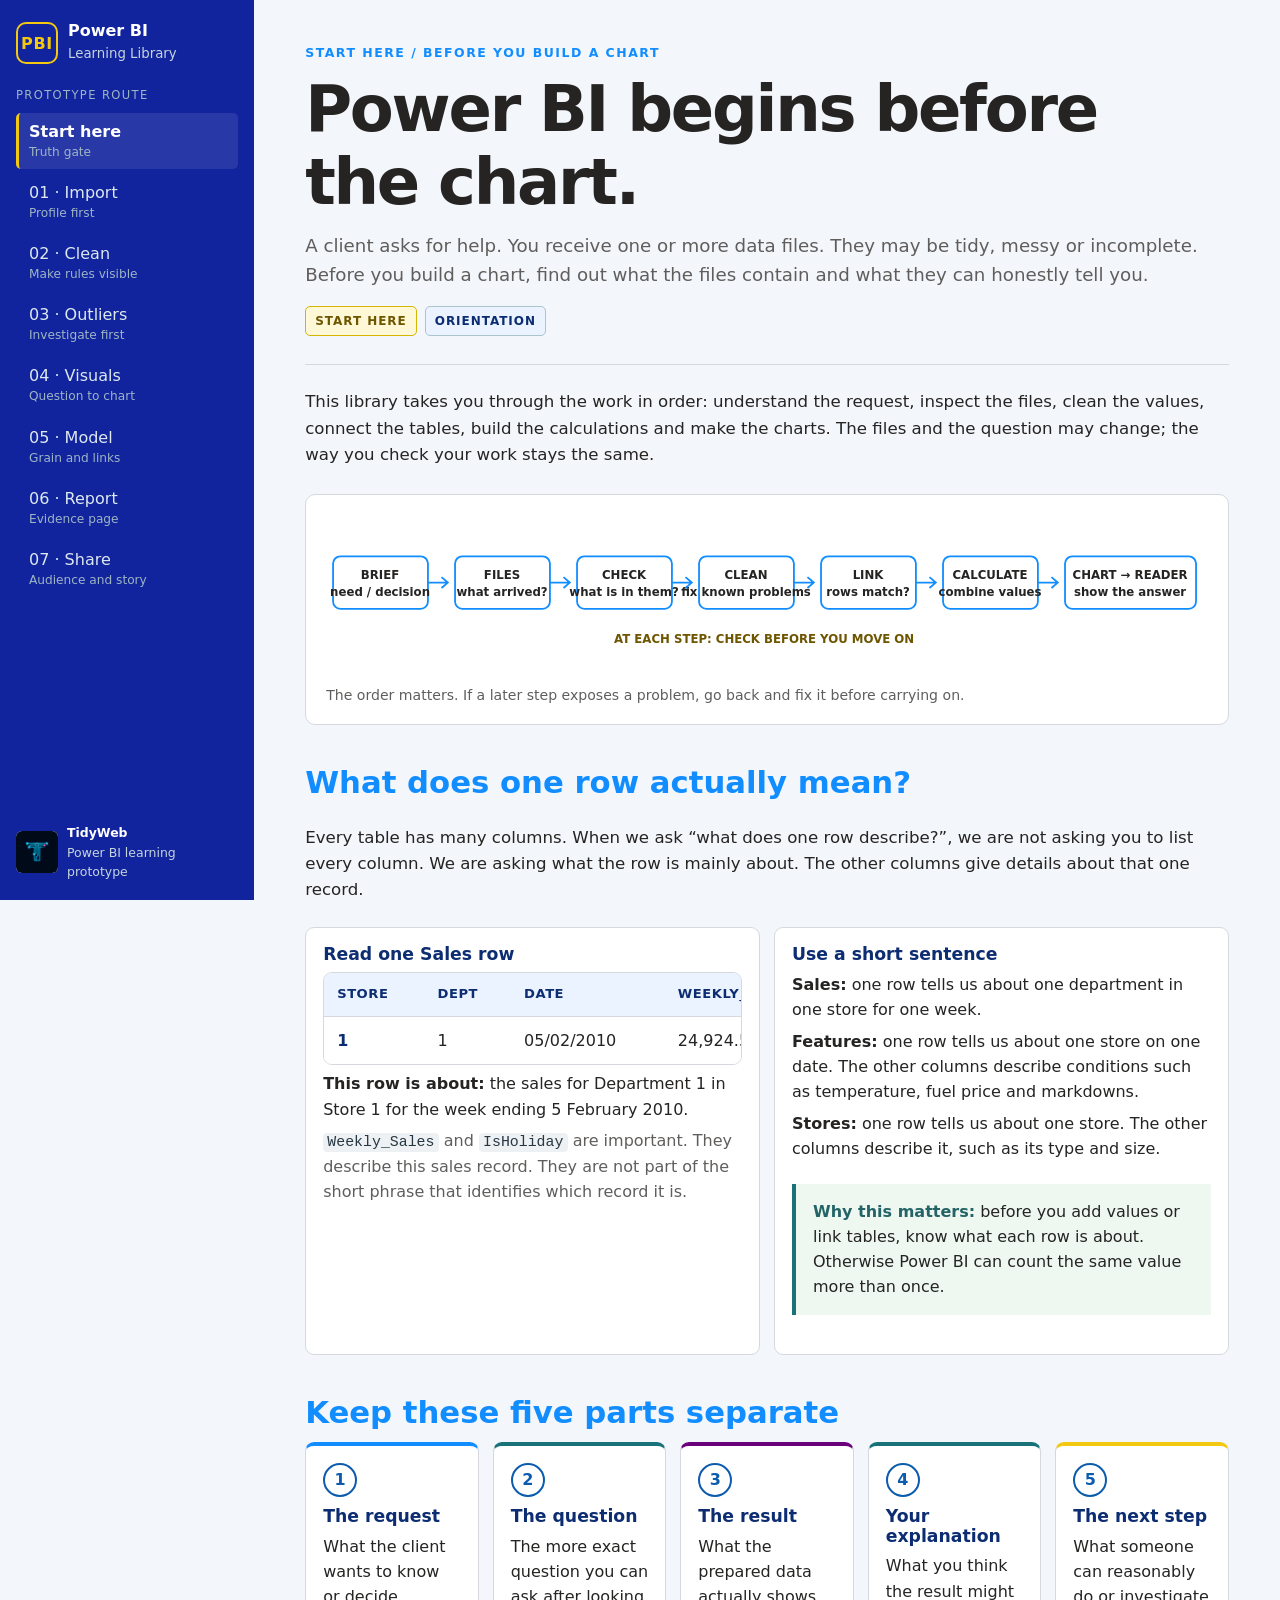
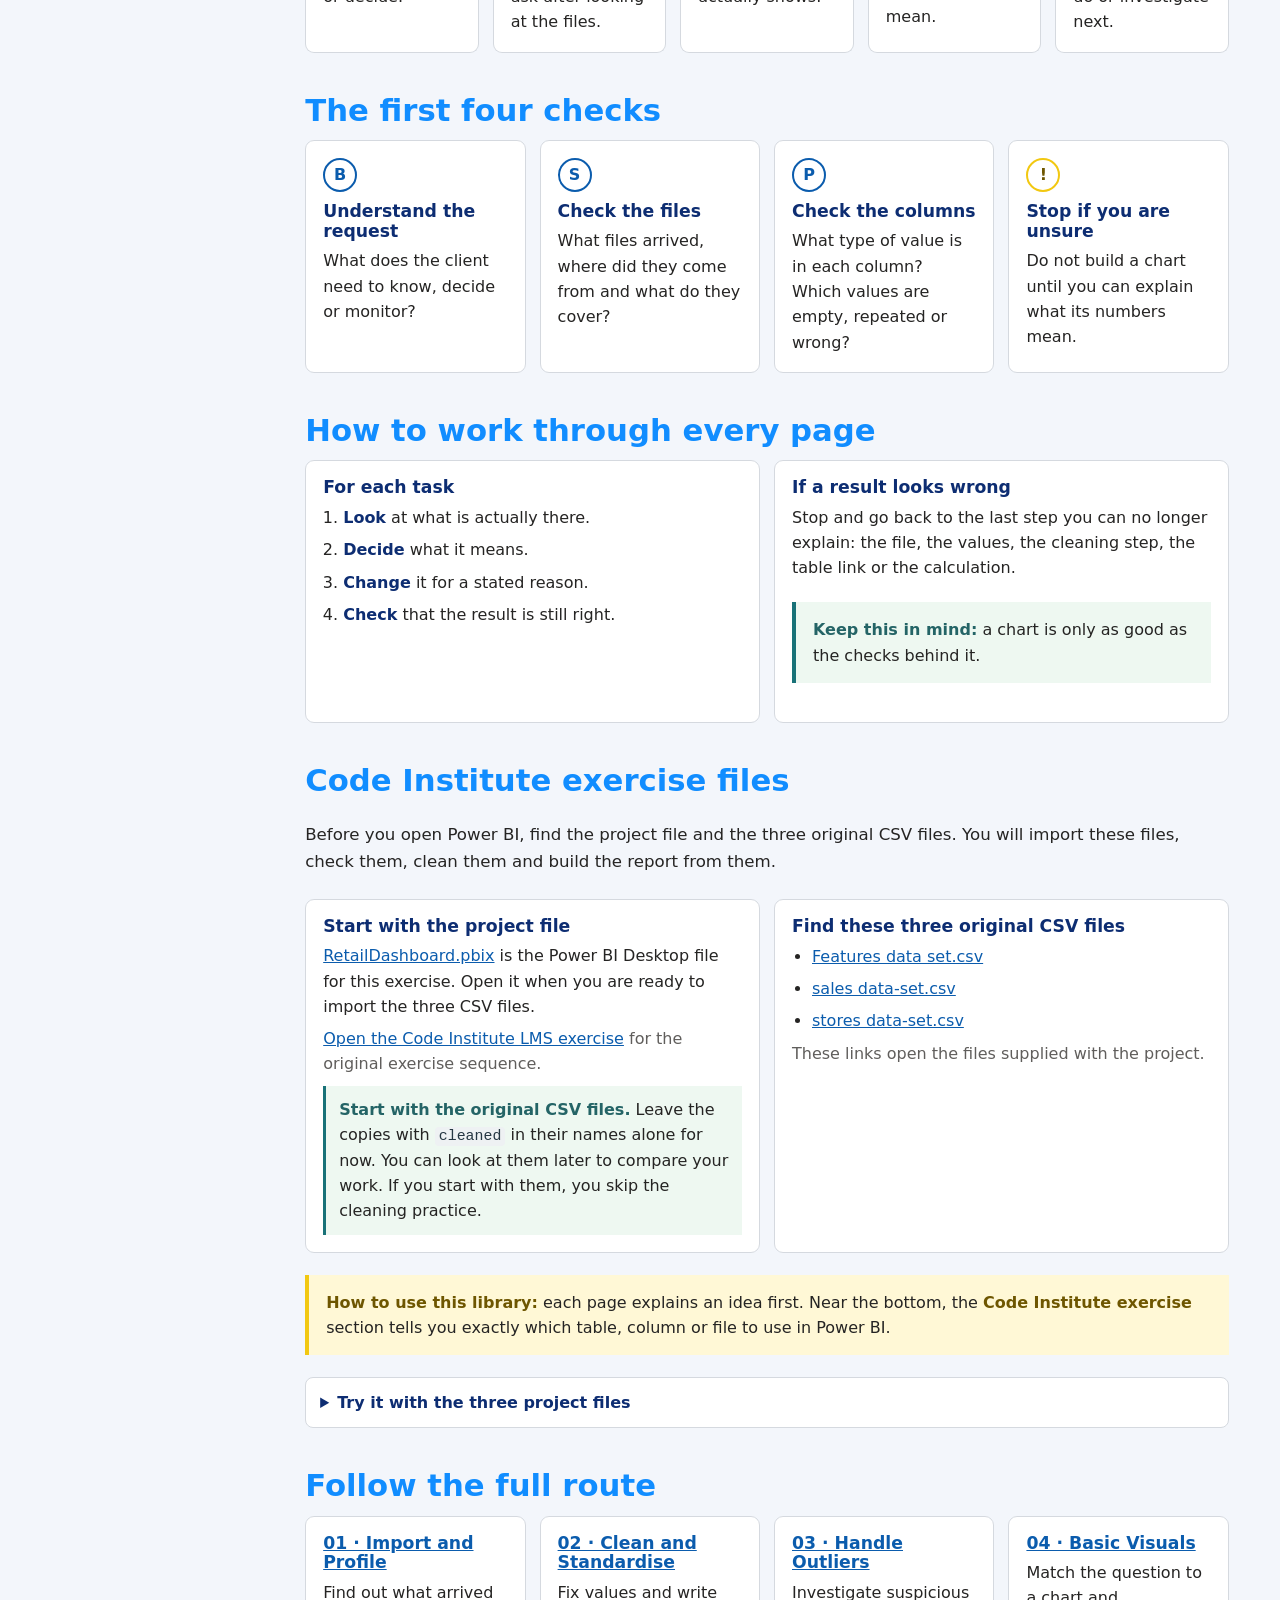
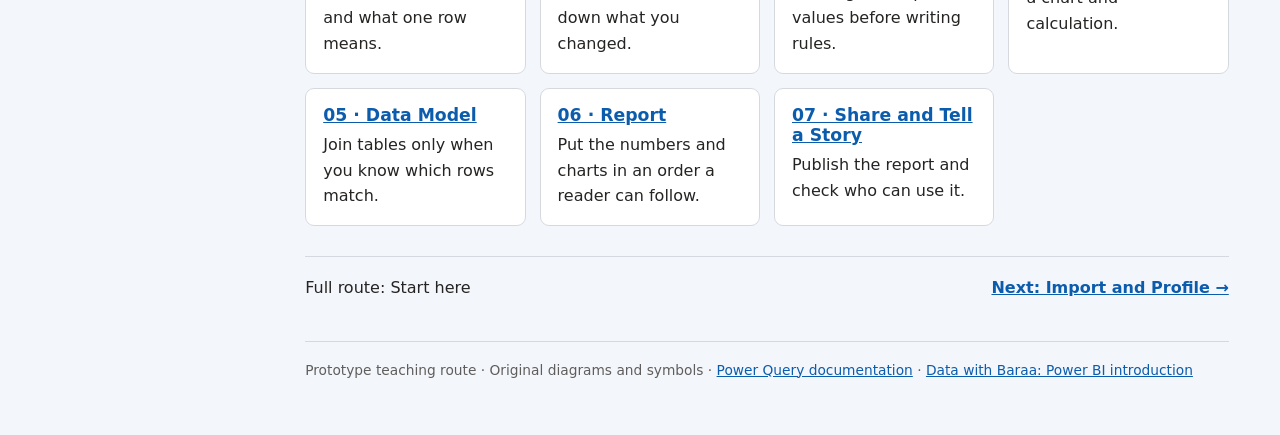
<file: docs/index.html>
<!doctype html>
<html lang="en-GB">
<head>
  <meta charset="utf-8">
  <meta name="viewport" content="width=device-width, initial-scale=1">
  <title>Power BI Learning Library — Start Here</title>
  <link rel="stylesheet" href="assets/power-bi-prototype.css">
</head>
<body>
<div class="library-shell">
  <aside class="rail">
    <a class="rail-mark" href="index.html" aria-label="Power BI Learning Library home">
      <span class="monogram" aria-hidden="true">PBI</span>
      <span><strong>Power BI</strong><small>Learning Library</small></span>
    </a>
    <div>
      <p class="rail-label">Prototype route</p>
      <nav aria-label="Power BI learning route">
        <a href="index.html" aria-current="page">Start here<span>Truth gate</span></a>
        <a href="01-import-and-profile.html">01 · Import<span>Profile first</span></a>
        <a href="02-clean-and-standardise.html">02 · Clean<span>Make rules visible</span></a>
        <a href="03-handle-outliers.html">03 · Outliers<span>Investigate first</span></a>
        <a href="04-basic-visuals.html">04 · Visuals<span>Question to chart</span></a>
        <a href="05-data-model.html">05 · Model<span>Grain and links</span></a>
        <a href="06-report.html">06 · Report<span>Evidence page</span></a>
        <a href="07-share-and-tell-a-story.html">07 · Share<span>Audience and story</span></a>
      </nav>
    </div>
    <div class="rail-spacer"></div>
    <a class="signature" href="https://github.com/TidyWeb/" target="_blank" rel="noreferrer">
      <img src="assets/tidyweb_logo.png" alt="TidyWeb">
      <span><strong>TidyWeb</strong>Power BI learning prototype</span>
    </a>
  </aside>

  <main class="main"><div class="page">
    <header class="hero">
      <p class="eyebrow">START HERE / BEFORE YOU BUILD A CHART</p>
      <h1>Power BI begins before the chart.</h1>
      <p class="lede">A client asks for help. You receive one or more data files. They may be tidy, messy or incomplete. Before you build a chart, find out what the files contain and what they can honestly tell you.</p>
      <div class="badge-row"><span class="gate-badge">START HERE</span><span class="env-badge">ORIENTATION</span></div>
    </header>

    <p class="intro">This library takes you through the work in order: understand the request, inspect the files, clean the values, connect the tables, build the calculations and make the charts. The files and the question may change; the way you check your work stays the same.</p>

    <figure class="pipeline">
      <svg viewBox="0 0 980 180" role="img" aria-labelledby="pipeline-title pipeline-desc">
        <title id="pipeline-title">The Power BI work route</title>
        <desc id="pipeline-desc">A left-to-right route from a client request through files, checks, cleaning, table links, calculations and charts to a report for a reader.</desc>
        <g font-family="system-ui, sans-serif" text-anchor="middle">
          <g fill="#ffffff" stroke="#118dff" stroke-width="2">
            <rect x="10" y="48" width="105" height="58" rx="8"/><rect x="145" y="48" width="105" height="58" rx="8"/>
            <rect x="280" y="48" width="105" height="58" rx="8"/><rect x="415" y="48" width="105" height="58" rx="8"/>
            <rect x="550" y="48" width="105" height="58" rx="8"/><rect x="685" y="48" width="105" height="58" rx="8"/>
            <rect x="820" y="48" width="145" height="58" rx="8"/>
          </g>
          <g fill="#252423" font-size="13" font-weight="700">
            <text x="62" y="73">BRIEF</text><text x="62" y="92">need / decision</text>
            <text x="197" y="73">FILES</text><text x="197" y="92">what arrived?</text>
            <text x="332" y="73">CHECK</text><text x="332" y="92">what is in them?</text>
            <text x="467" y="73">CLEAN</text><text x="467" y="92">fix known problems</text>
            <text x="602" y="73">LINK</text><text x="602" y="92">rows match?</text>
            <text x="737" y="73">CALCULATE</text><text x="737" y="92">combine values</text>
            <text x="892" y="73">CHART → READER</text><text x="892" y="92">show the answer</text>
          </g>
          <g fill="none" stroke="#118dff" stroke-width="2">
            <path d="M115 77h22m-7-6 7 6-7 6M250 77h22m-7-6 7 6-7 6M385 77h22m-7-6 7 6-7 6M520 77h22m-7-6 7 6-7 6M655 77h22m-7-6 7 6-7 6M790 77h22m-7-6 7 6-7 6"/>
          </g>
          <text x="487" y="144" fill="#6e5600" font-size="13" font-weight="700">AT EACH STEP: CHECK BEFORE YOU MOVE ON</text>
        </g>
      </svg>
      <figcaption class="caption">The order matters. If a later step exposes a problem, go back and fix it before carrying on.</figcaption>
    </figure>

    <h2>What does one row actually mean?</h2>
    <p class="intro">Every table has many columns. When we ask “what does one row describe?”, we are not asking you to list every column. We are asking what the row is mainly about. The other columns give details about that one record.</p>
    <div class="grid two">
      <article class="card model">
        <h3>Read one Sales row</h3>
        <div class="table-wrap"><table class="ledger"><thead><tr><th>Store</th><th>Dept</th><th>Date</th><th>Weekly_Sales</th><th>IsHoliday</th></tr></thead><tbody><tr><td>1</td><td>1</td><td>05/02/2010</td><td>24,924.50</td><td>FALSE</td></tr></tbody></table></div>
        <p><strong>This row is about:</strong> the sales for Department 1 in Store 1 for the week ending 5 February 2010.</p>
        <p class="muted"><code>Weekly_Sales</code> and <code>IsHoliday</code> are important. They describe this sales record. They are not part of the short phrase that identifies which record it is.</p>
      </article>
      <article class="card">
        <h3>Use a short sentence</h3>
        <p><strong>Sales:</strong> one row tells us about one department in one store for one week.</p>
        <p><strong>Features:</strong> one row tells us about one store on one date. The other columns describe conditions such as temperature, fuel price and markdowns.</p>
        <p><strong>Stores:</strong> one row tells us about one store. The other columns describe it, such as its type and size.</p>
        <div class="good-note"><strong>Why this matters:</strong> before you add values or link tables, know what each row is about. Otherwise Power BI can count the same value more than once.</div>
      </article>
    </div>

    <h2>Keep these five parts separate</h2>
    <div class="grid five grid five">
      <article class="card family-card"><div class="symbol">1</div><h3>The request</h3><p>What the client wants to know or decide.</p></article>
      <article class="card family-card"><div class="symbol">2</div><h3>The question</h3><p>The more exact question you can ask after looking at the files.</p></article>
      <article class="card family-card"><div class="symbol">3</div><h3>The result</h3><p>What the prepared data actually shows.</p></article>
      <article class="card family-card"><div class="symbol">4</div><h3>Your explanation</h3><p>What you think the result might mean.</p></article>
      <article class="card family-card"><div class="symbol">5</div><h3>The next step</h3><p>What someone can reasonably do or investigate next.</p></article>
    </div>

    <h2>The first four checks</h2>
    <div class="grid four">
      <article class="card"><div class="symbol">B</div><h3>Understand the request</h3><p>What does the client need to know, decide or monitor?</p></article>
      <article class="card"><div class="symbol">S</div><h3>Check the files</h3><p>What files arrived, where did they come from and what do they cover?</p></article>
      <article class="card"><div class="symbol">P</div><h3>Check the columns</h3><p>What type of value is in each column? Which values are empty, repeated or wrong?</p></article>
      <article class="card warning"><div class="symbol">!</div><h3>Stop if you are unsure</h3><p>Do not build a chart until you can explain what its numbers mean.</p></article>
    </div>

    <h2>How to work through every page</h2>
    <div class="grid two">
      <div class="card"><h3>For each task</h3><ol class="route-list"><li><strong>Look</strong> at what is actually there.</li><li><strong>Decide</strong> what it means.</li><li><strong>Change</strong> it for a stated reason.</li><li><strong>Check</strong> that the result is still right.</li></ol></div>
      <div class="card"><h3>If a result looks wrong</h3><p>Stop and go back to the last step you can no longer explain: the file, the values, the cleaning step, the table link or the calculation.</p><div class="good-note"><strong>Keep this in mind:</strong> a chart is only as good as the checks behind it.</div></div>
    </div>

    <h2>Code Institute exercise files</h2>
    <p class="intro">Before you open Power BI, find the project file and the three original CSV files. You will import these files, check them, clean them and build the report from them.</p>
    <div class="grid two">
      <article class="card model">
        <h3>Start with the project file</h3>
        <p><a href="RetailDashboard.pbix">RetailDashboard.pbix</a> is the Power BI Desktop file for this exercise. Open it when you are ready to import the three CSV files.</p>
        <p class="muted"><a href="https://lms.codeinstitute.net/learner_quiz_assessment/show/1189775" target="_blank" rel="noreferrer">Open the Code Institute LMS exercise</a> for the original exercise sequence.</p>
        <div class="result"><strong>Start with the original CSV files.</strong> Leave the copies with <code>cleaned</code> in their names alone for now. You can look at them later to compare your work. If you start with them, you skip the cleaning practice.</div>
      </article>
      <article class="card">
        <h3>Find these three original CSV files</h3>
        <ul class="route-list">
          <li><a href="Features%20data%20set.csv">Features data set.csv</a></li>
          <li><a href="sales%20data-set.csv">sales data-set.csv</a></li>
          <li><a href="stores%20data-set.csv">stores data-set.csv</a></li>
        </ul>
        <p class="muted">These links open the files supplied with the project.</p>
      </article>
    </div>
    <div class="notice"><strong>How to use this library:</strong> each page explains an idea first. Near the bottom, the <strong>Code Institute exercise</strong> section tells you exactly which table, column or file to use in Power BI.</div>

    <details class="answer-check"><summary>Try it with the three project files</summary><div><p>Use the explanation above. For each file, write one sentence about what a row is about. Include the columns that identify the record, not every detail column.</p><ol class="route-list"><li><strong>Sales:</strong> one department in one store for one week/date. <code>Weekly_Sales</code> is the amount for that record.</li><li><strong>Features:</strong> one store on one date. The other columns describe the conditions for that store and date.</li><li><strong>Stores:</strong> one store. <code>Type</code> and <code>Size</code> describe that store.</li><li>Leave the files with <code>cleaned</code> in their names alone for now. Use them later to compare your result.</li><li>Open <a href="RetailDashboard.pbix">RetailDashboard.pbix</a>. The next page shows you how to import the original CSV files.</li></ol></div></details>

    <h2>Follow the full route</h2>
    <div class="grid four">
      <article class="card"><h3><a href="01-import-and-profile.html">01 · Import and Profile</a></h3><p>Find out what arrived and what one row means.</p></article>
      <article class="card"><h3><a href="02-clean-and-standardise.html">02 · Clean and Standardise</a></h3><p>Fix values and write down what you changed.</p></article>
      <article class="card"><h3><a href="03-handle-outliers.html">03 · Handle Outliers</a></h3><p>Investigate suspicious values before writing rules.</p></article>
      <article class="card"><h3><a href="04-basic-visuals.html">04 · Basic Visuals</a></h3><p>Match the question to a chart and calculation.</p></article>
      <article class="card"><h3><a href="05-data-model.html">05 · Data Model</a></h3><p>Join tables only when you know which rows match.</p></article>
      <article class="card"><h3><a href="06-report.html">06 · Report</a></h3><p>Put the numbers and charts in an order a reader can follow.</p></article>
      <article class="card"><h3><a href="07-share-and-tell-a-story.html">07 · Share and Tell a Story</a></h3><p>Publish the report and check who can use it.</p></article>
    </div>

    <div class="next"><span>Full route: Start here</span><a href="01-import-and-profile.html">Next: Import and Profile →</a></div>
    <footer>Prototype teaching route · Original diagrams and symbols · <a href="https://learn.microsoft.com/en-us/power-query/" target="_blank" rel="noreferrer">Power Query documentation</a> · <a href="https://www.blog.datawithbaraa.com/p/the-complete-introduction-to-power" target="_blank" rel="noreferrer">Data with Baraa: Power BI introduction</a></footer>
  </div></main>
</div>
</body>
</html>
</file>
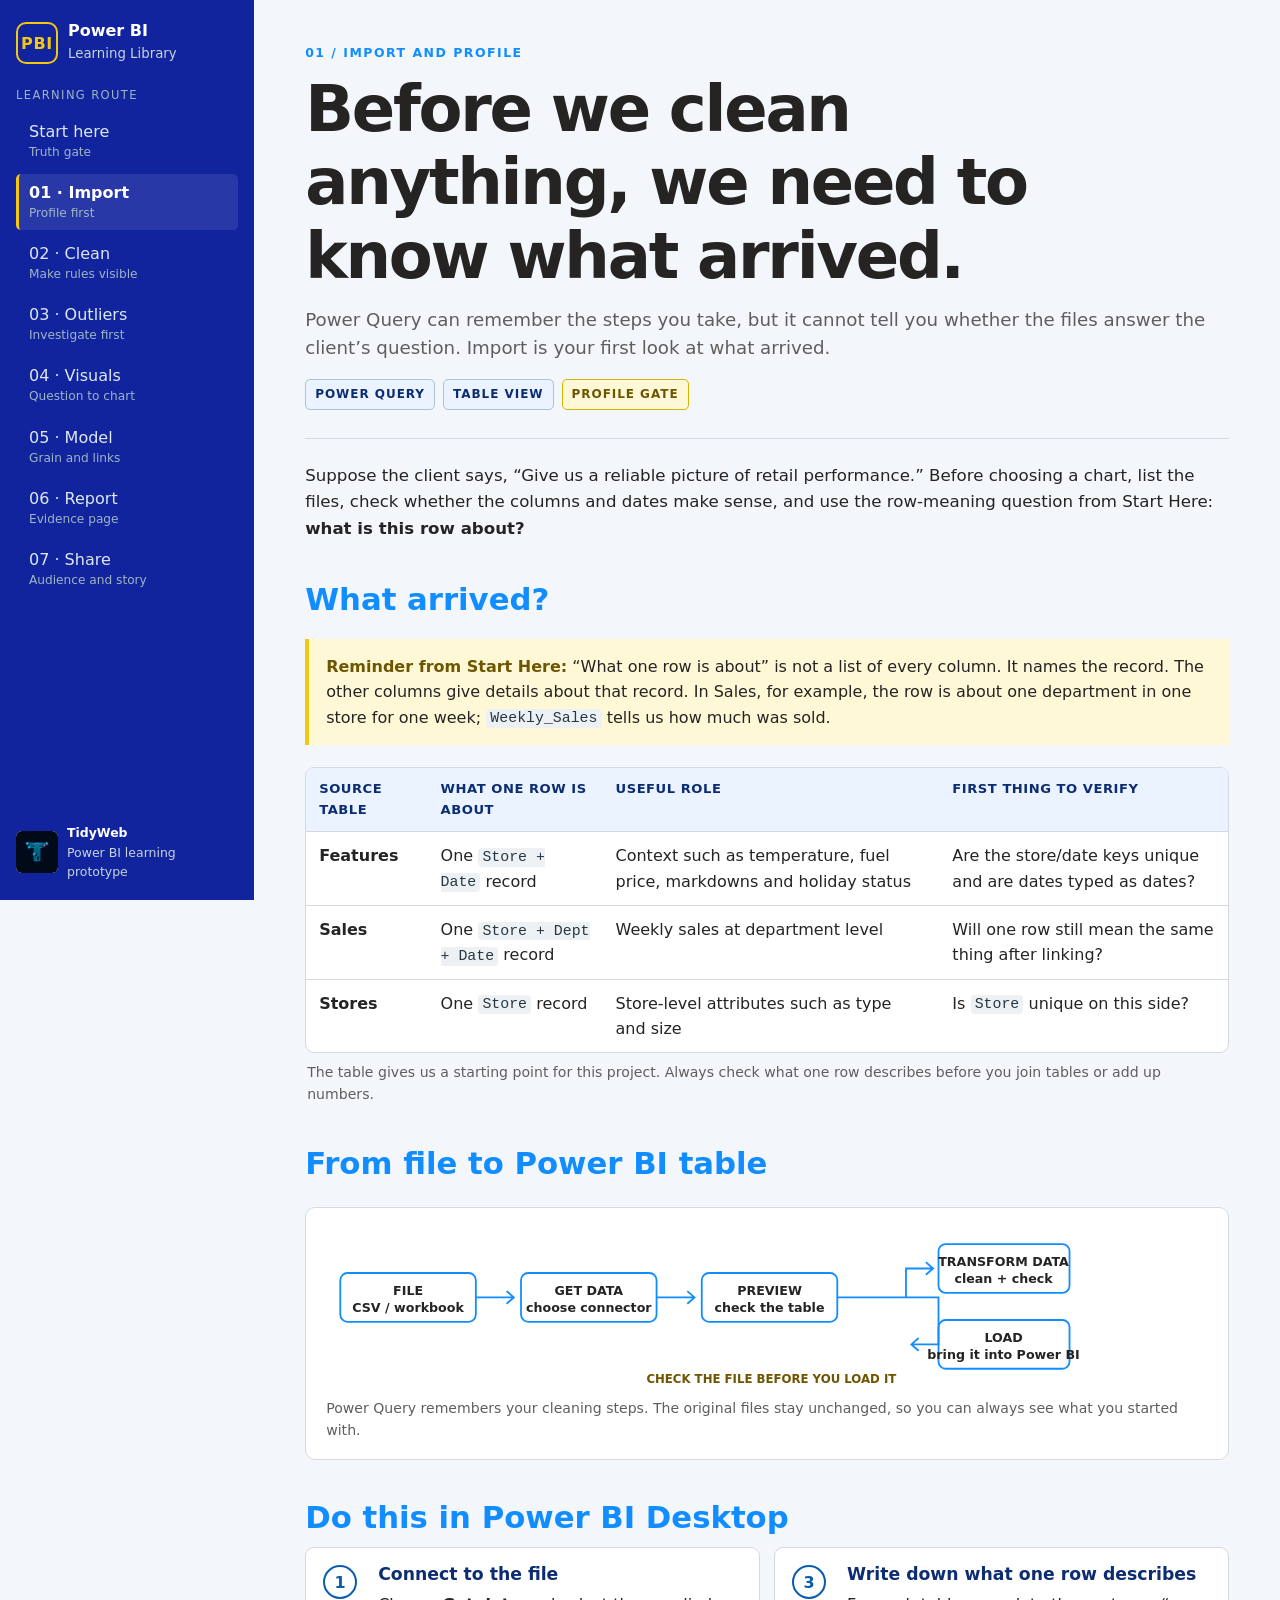
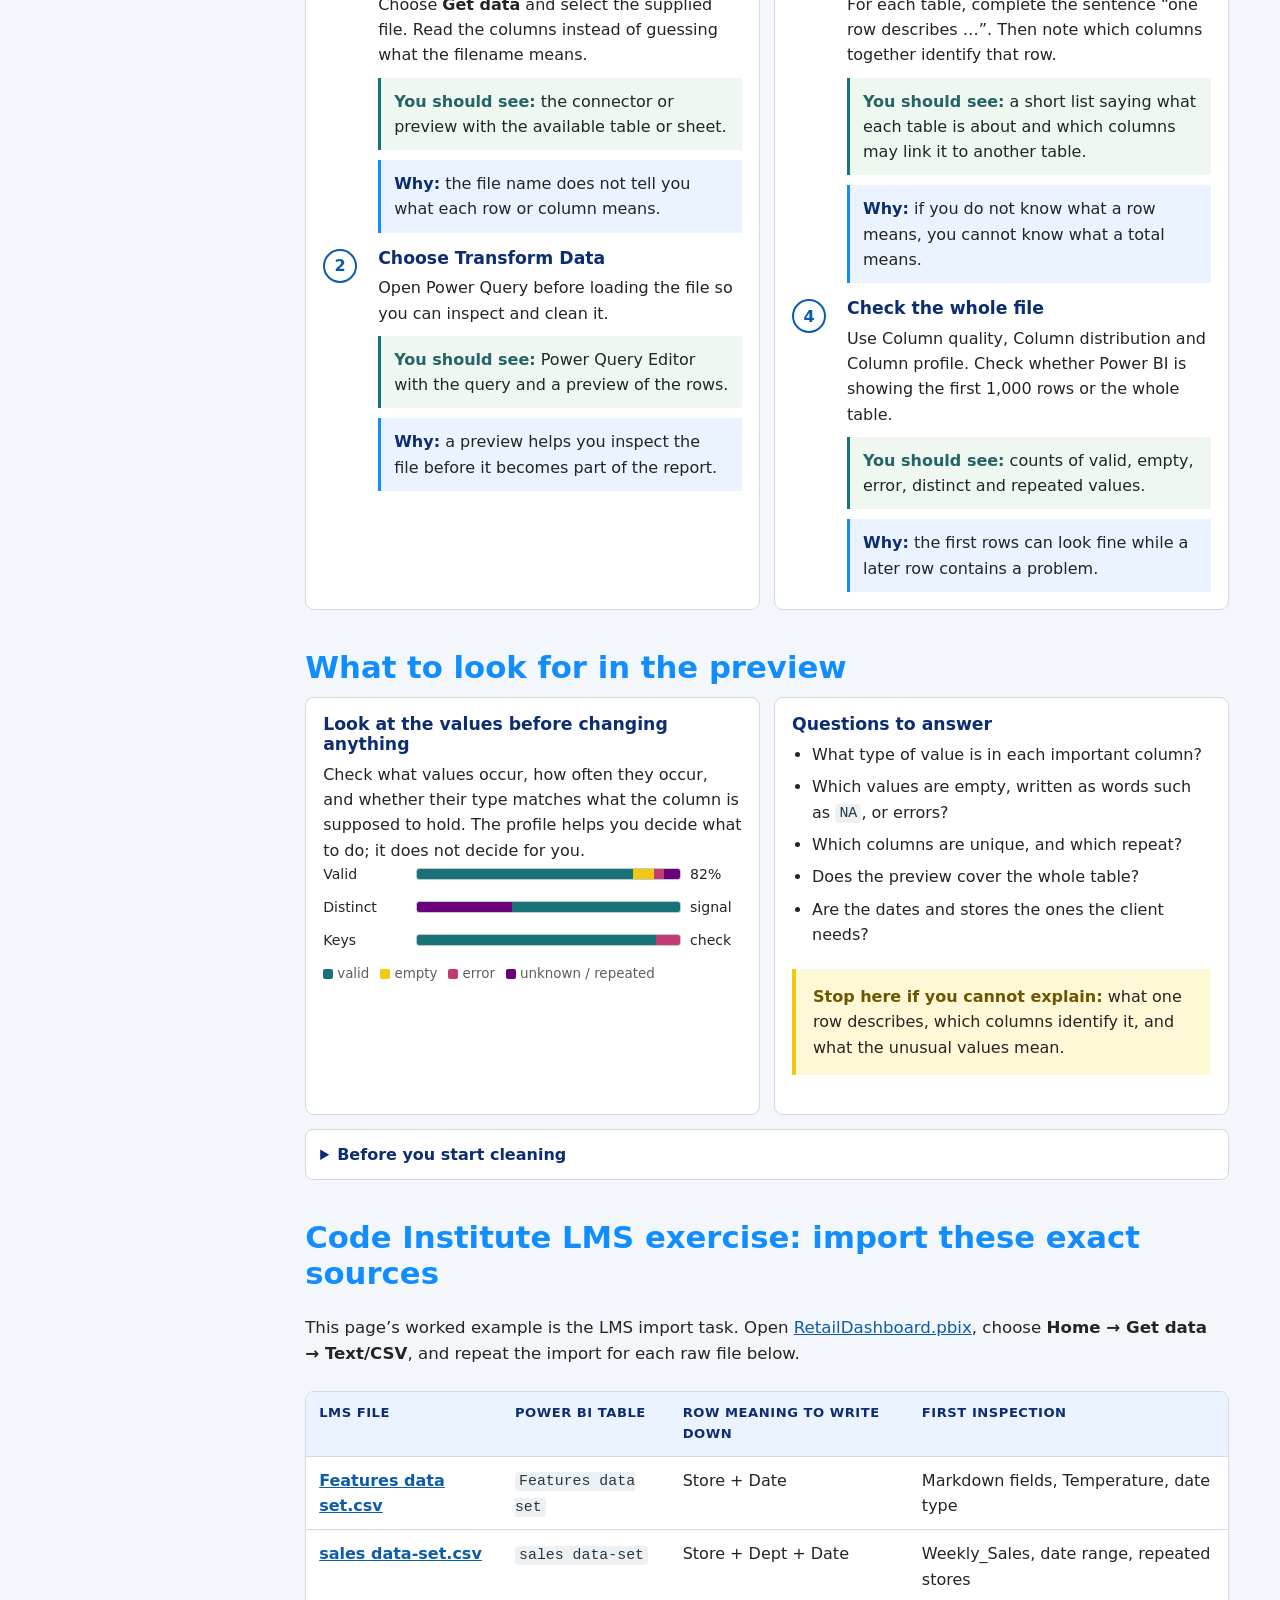
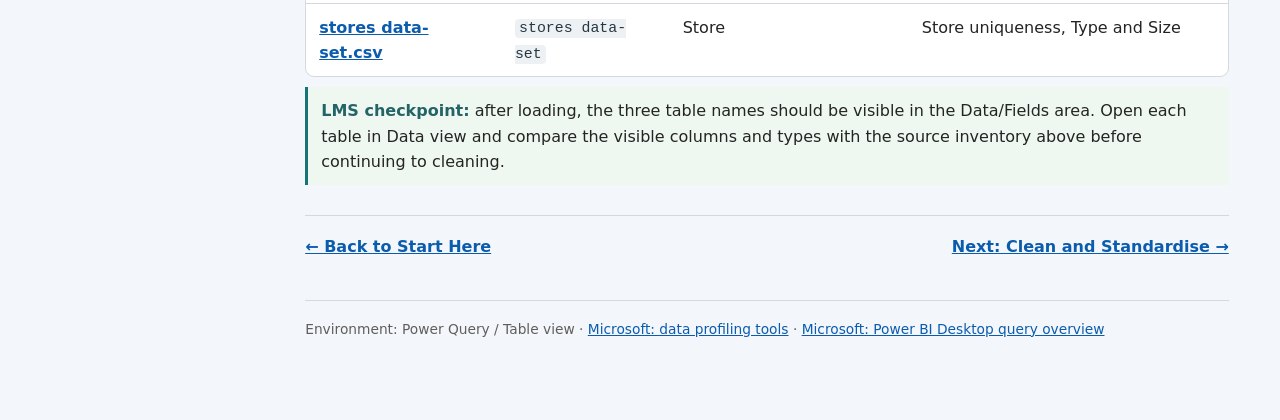
<file: docs/01-import-and-profile.html>
<!doctype html>
<html lang="en-GB">
<head>
  <meta charset="utf-8">
  <meta name="viewport" content="width=device-width, initial-scale=1">
  <title>Power BI Learning Library — Import and Profile</title>
  <link rel="stylesheet" href="assets/power-bi-prototype.css">
</head>
<body>
<div class="library-shell">
  <aside class="rail">
    <a class="rail-mark" href="index.html" aria-label="Power BI Learning Library home"><span class="monogram" aria-hidden="true">PBI</span><span><strong>Power BI</strong><small>Learning Library</small></span></a>
    <div><p class="rail-label">Learning route</p><nav aria-label="Power BI learning route"><a href="index.html">Start here<span>Truth gate</span></a><a href="01-import-and-profile.html" aria-current="page">01 · Import<span>Profile first</span></a><a href="02-clean-and-standardise.html">02 · Clean<span>Make rules visible</span></a><a href="03-handle-outliers.html">03 · Outliers<span>Investigate first</span></a><a href="04-basic-visuals.html">04 · Visuals<span>Question to chart</span></a><a href="05-data-model.html">05 · Model<span>Grain and links</span></a><a href="06-report.html">06 · Report<span>Evidence page</span></a><a href="07-share-and-tell-a-story.html">07 · Share<span>Audience and story</span></a></nav></div>
    <div class="rail-spacer"></div>
    <a class="signature" href="https://github.com/TidyWeb/" target="_blank" rel="noreferrer"><img src="assets/tidyweb_logo.png" alt="TidyWeb"><span><strong>TidyWeb</strong>Power BI learning prototype</span></a>
  </aside>

  <main class="main"><div class="page">
    <header class="hero">
      <p class="eyebrow">01 / IMPORT AND PROFILE</p>
      <h1>Before we clean anything, we need to know what arrived.</h1>
      <p class="lede">Power Query can remember the steps you take, but it cannot tell you whether the files answer the client’s question. Import is your first look at what arrived.</p>
      <div class="badge-row"><span class="env-badge">POWER QUERY</span><span class="env-badge">TABLE VIEW</span><span class="gate-badge">PROFILE GATE</span></div>
    </header>

    <p class="intro">Suppose the client says, “Give us a reliable picture of retail performance.” Before choosing a chart, list the files, check whether the columns and dates make sense, and use the row-meaning question from Start Here: <strong>what is this row about?</strong></p>

    <h2>What arrived?</h2>
    <div class="notice"><strong>Reminder from Start Here:</strong> “What one row is about” is not a list of every column. It names the record. The other columns give details about that record. In Sales, for example, the row is about one department in one store for one week; <code>Weekly_Sales</code> tells us how much was sold.</div>
    <div class="table-wrap">
      <table>
        <thead><tr><th>Source table</th><th>What one row is about</th><th>Useful role</th><th>First thing to verify</th></tr></thead>
        <tbody>
          <tr><td><strong>Features</strong></td><td>One <code>Store + Date</code> record</td><td>Context such as temperature, fuel price, markdowns and holiday status</td><td>Are the store/date keys unique and are dates typed as dates?</td></tr>
          <tr><td><strong>Sales</strong></td><td>One <code>Store + Dept + Date</code> record</td><td>Weekly sales at department level</td><td>Will one row still mean the same thing after linking?</td></tr>
          <tr><td><strong>Stores</strong></td><td>One <code>Store</code> record</td><td>Store-level attributes such as type and size</td><td>Is <code>Store</code> unique on this side?</td></tr>
        </tbody>
      </table>
    </div>
    <p class="caption">The table gives us a starting point for this project. Always check what one row describes before you join tables or add up numbers.</p>

    <h2>From file to Power BI table</h2>
    <figure class="pipeline">
      <svg viewBox="0 0 980 180" role="img" aria-labelledby="import-title import-desc">
        <title id="import-title">From file to Power BI table</title>
        <desc id="import-desc">A file enters Get Data, is checked in the preview, then goes to Transform Data or Load.</desc>
        <g font-family="system-ui, sans-serif" text-anchor="middle">
          <g fill="#ffffff" stroke="#118dff" stroke-width="2"><rect x="18" y="52" width="150" height="54" rx="8"/><rect x="218" y="52" width="150" height="54" rx="8"/><rect x="418" y="52" width="150" height="54" rx="8"/><rect x="680" y="20" width="145" height="54" rx="8"/><rect x="680" y="104" width="145" height="54" rx="8"/></g>
          <g fill="#252423" font-size="14" font-weight="700"><text x="93" y="76">FILE</text><text x="93" y="95">CSV / workbook</text><text x="293" y="76">GET DATA</text><text x="293" y="95">choose connector</text><text x="493" y="76">PREVIEW</text><text x="493" y="95">check the table</text><text x="752" y="44">TRANSFORM DATA</text><text x="752" y="63">clean + check</text><text x="752" y="128">LOAD</text><text x="752" y="147">bring it into Power BI</text></g>
          <g fill="none" stroke="#118dff" stroke-width="2"><path d="M168 79h42m-8-7 8 7-8 7M368 79h42m-8-7 8 7-8 7M568 79h76v-32h30m-8-7 8 7-8 7M644 79h36v52h-30m8-7-8 7 8 7"/></g>
          <text x="495" y="174" fill="#6e5600" font-size="13" font-weight="700">CHECK THE FILE BEFORE YOU LOAD IT</text>
        </g>
      </svg>
      <figcaption class="caption">Power Query remembers your cleaning steps. The original files stay unchanged, so you can always see what you started with.</figcaption>
    </figure>

    <h2>Do this in Power BI Desktop</h2>
    <div class="grid two">
      <article class="card">
        <div class="step"><span class="step-number">1</span><div><h3>Connect to the file</h3><p>Choose <strong>Get data</strong> and select the supplied file. Read the columns instead of guessing what the filename means.</p><div class="result"><strong>You should see:</strong> the connector or preview with the available table or sheet.</div><div class="why"><strong>Why:</strong> the file name does not tell you what each row or column means.</div></div></div>
        <div class="step"><span class="step-number">2</span><div><h3>Choose Transform Data</h3><p>Open Power Query before loading the file so you can inspect and clean it.</p><div class="result"><strong>You should see:</strong> Power Query Editor with the query and a preview of the rows.</div><div class="why"><strong>Why:</strong> a preview helps you inspect the file before it becomes part of the report.</div></div></div>
      </article>
      <article class="card">
        <div class="step"><span class="step-number">3</span><div><h3>Write down what one row describes</h3><p>For each table, complete the sentence “one row describes …”. Then note which columns together identify that row.</p><div class="result"><strong>You should see:</strong> a short list saying what each table is about and which columns may link it to another table.</div><div class="why"><strong>Why:</strong> if you do not know what a row means, you cannot know what a total means.</div></div></div>
        <div class="step"><span class="step-number">4</span><div><h3>Check the whole file</h3><p>Use Column quality, Column distribution and Column profile. Check whether Power BI is showing the first 1,000 rows or the whole table.</p><div class="result"><strong>You should see:</strong> counts of valid, empty, error, distinct and repeated values.</div><div class="why"><strong>Why:</strong> the first rows can look fine while a later row contains a problem.</div></div></div>
      </article>
    </div>

    <h2>What to look for in the preview</h2>
    <div class="grid two">
      <div class="card"><h3>Look at the values before changing anything</h3><p>Check what values occur, how often they occur, and whether their type matches what the column is supposed to hold. The profile helps you decide what to do; it does not decide for you.</p><div class="profile-bars" aria-label="Example profile states"><div class="profile-row"><span>Valid</span><div class="profile-bar"><span class="valid" style="width:82%"></span><span class="empty" style="width:8%"></span><span class="error" style="width:4%"></span><span class="unknown" style="width:6%"></span></div><span>82%</span></div><div class="profile-row"><span>Distinct</span><div class="profile-bar"><span class="unknown" style="width:36%"></span><span class="valid" style="width:64%"></span></div><span>signal</span></div><div class="profile-row"><span>Keys</span><div class="profile-bar"><span class="valid" style="width:91%"></span><span class="error" style="width:9%"></span></div><span>check</span></div></div><div class="legend"><span>valid</span><span class="l-empty">empty</span><span class="l-error">error</span><span class="l-unknown">unknown / repeated</span></div></div>
      <div class="card warning"><h3>Questions to answer</h3><ul class="route-list"><li>What type of value is in each important column?</li><li>Which values are empty, written as words such as <code>NA</code>, or errors?</li><li>Which columns are unique, and which repeat?</li><li>Does the preview cover the whole table?</li><li>Are the dates and stores the ones the client needs?</li></ul><div class="notice"><strong>Stop here if you cannot explain:</strong> what one row describes, which columns identify it, and what the unusual values mean.</div></div>
    </div>

    <details><summary>Before you start cleaning</summary><div><p><strong>Question:</strong> Why is “the first 1,000 rows look fine” not enough?</p><p><strong>Answer:</strong> a later row may contain an error, missing value or unexpected category. Check the whole table before you decide on a cleaning rule.</p></div></details>

    <h2>Code Institute LMS exercise: import these exact sources</h2>
    <p class="intro">This page’s worked example is the LMS import task. Open <a href="RetailDashboard.pbix">RetailDashboard.pbix</a>, choose <strong>Home → Get data → Text/CSV</strong>, and repeat the import for each raw file below.</p>
    <div class="table-wrap"><table class="ledger"><thead><tr><th>LMS file</th><th>Power BI table</th><th>Row meaning to write down</th><th>First inspection</th></tr></thead><tbody>
      <tr><td><a href="Features%20data%20set.csv">Features data set.csv</a></td><td><code>Features data set</code></td><td>Store + Date</td><td>Markdown fields, Temperature, date type</td></tr>
      <tr><td><a href="sales%20data-set.csv">sales data-set.csv</a></td><td><code>sales data-set</code></td><td>Store + Dept + Date</td><td>Weekly_Sales, date range, repeated stores</td></tr>
      <tr><td><a href="stores%20data-set.csv">stores data-set.csv</a></td><td><code>stores data-set</code></td><td>Store</td><td>Store uniqueness, Type and Size</td></tr>
    </tbody></table></div>
    <div class="result"><strong>LMS checkpoint:</strong> after loading, the three table names should be visible in the Data/Fields area. Open each table in Data view and compare the visible columns and types with the source inventory above before continuing to cleaning.</div>

    <div class="next"><a href="index.html">← Back to Start Here</a><a href="02-clean-and-standardise.html">Next: Clean and Standardise →</a></div>
    <footer>Environment: Power Query / Table view · <a href="https://learn.microsoft.com/en-us/power-query/data-profiling-tools" target="_blank" rel="noreferrer">Microsoft: data profiling tools</a> · <a href="https://learn.microsoft.com/en-us/power-bi/transform-model/desktop-query-overview" target="_blank" rel="noreferrer">Microsoft: Power BI Desktop query overview</a></footer>
  </div></main>
</div>
</body>
</html>
</file>
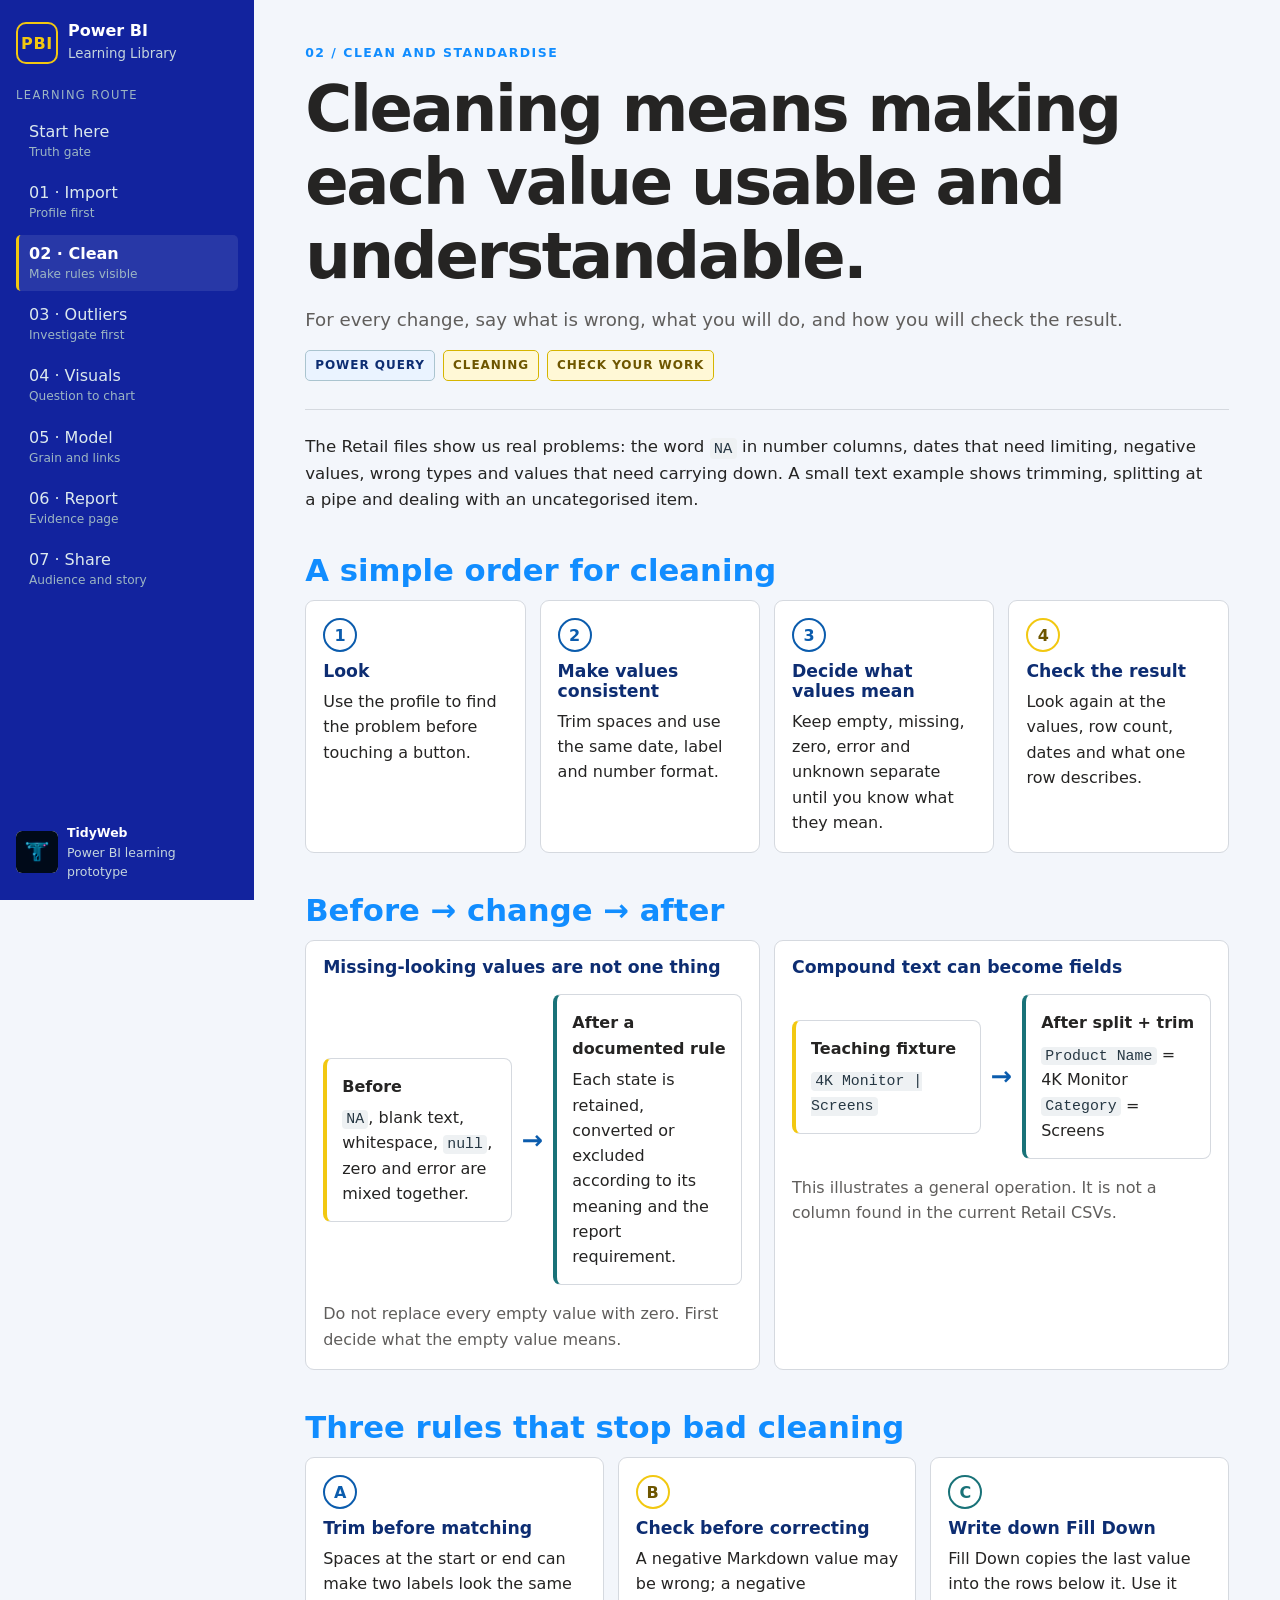
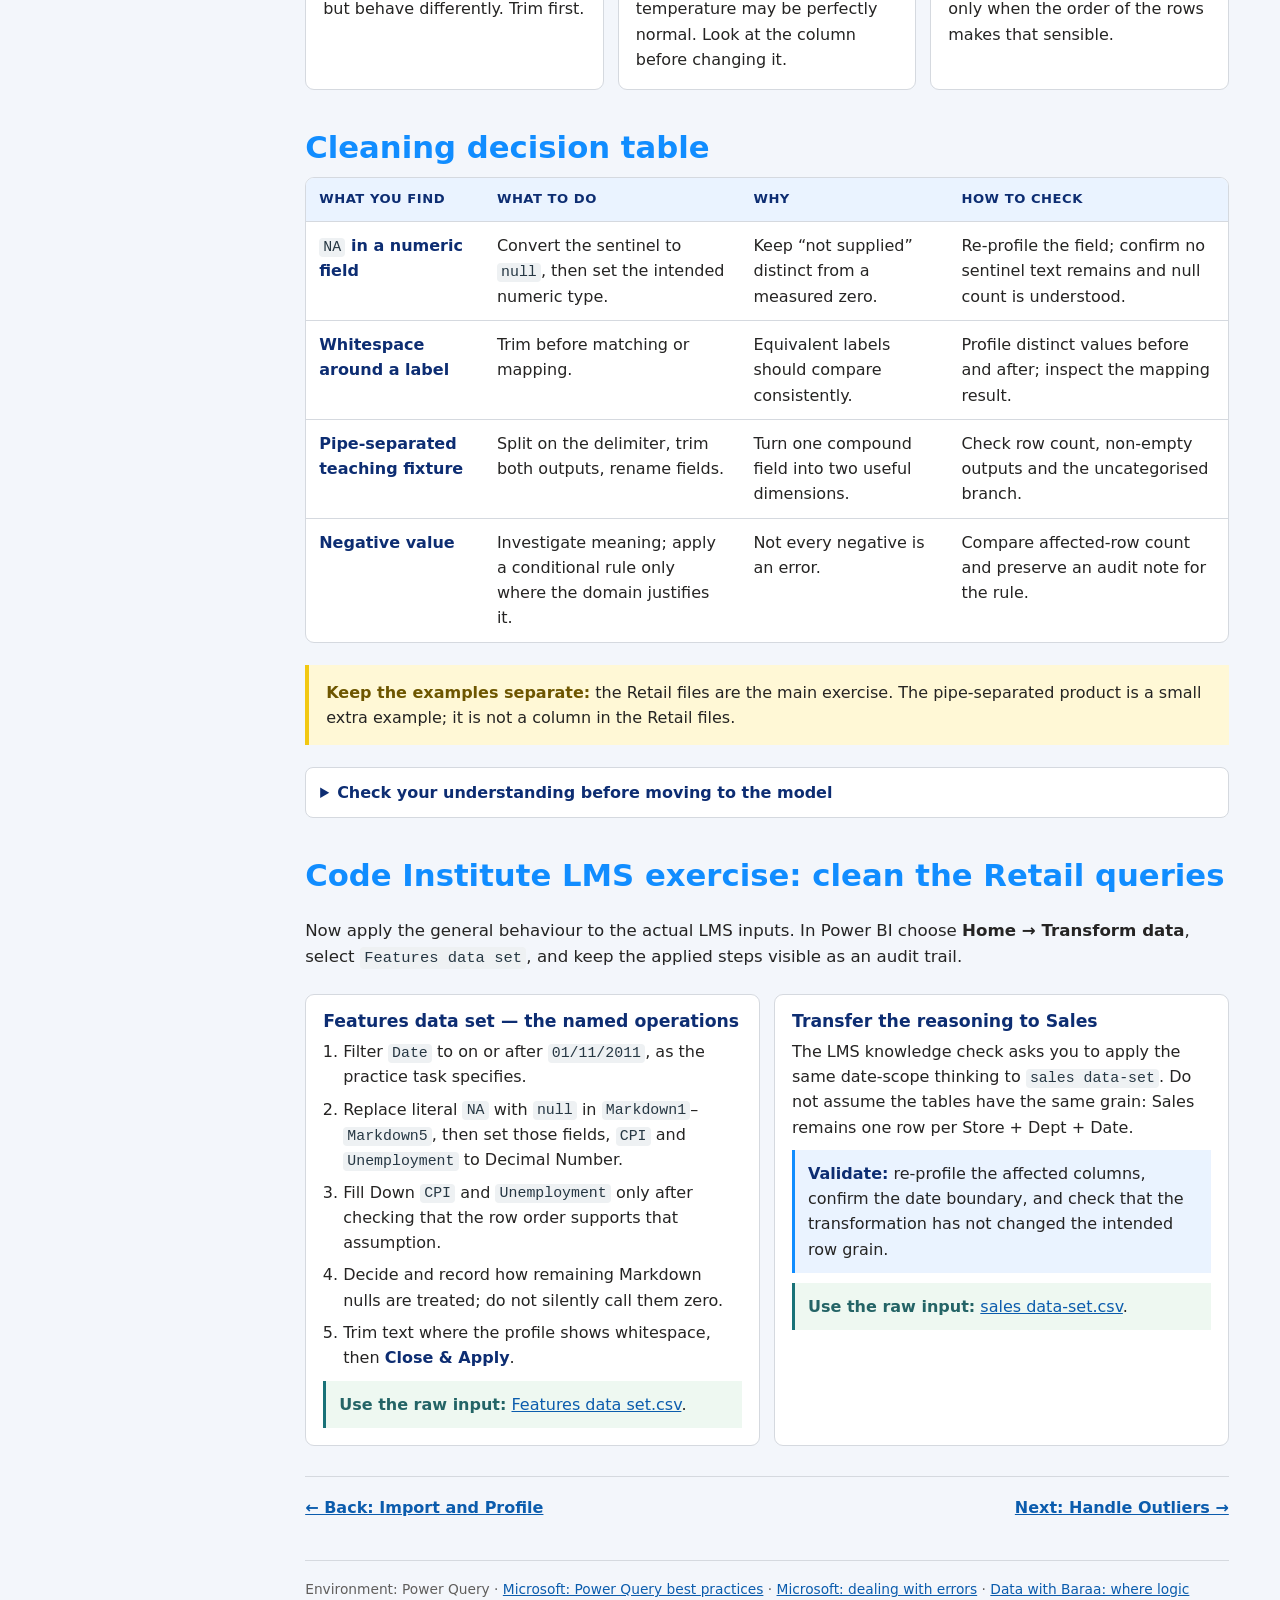
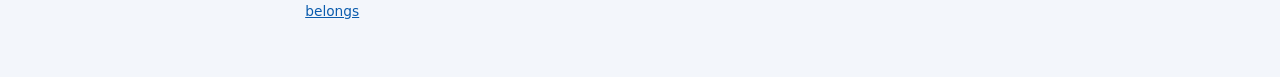
<file: docs/02-clean-and-standardise.html>
<!doctype html>
<html lang="en-GB">
<head>
  <meta charset="utf-8">
  <meta name="viewport" content="width=device-width, initial-scale=1">
  <title>Power BI Learning Library — Clean and Standardise</title>
  <link rel="stylesheet" href="assets/power-bi-prototype.css">
</head>
<body>
<div class="library-shell">
  <aside class="rail">
    <a class="rail-mark" href="index.html" aria-label="Power BI Learning Library home"><span class="monogram" aria-hidden="true">PBI</span><span><strong>Power BI</strong><small>Learning Library</small></span></a>
    <div><p class="rail-label">Learning route</p><nav aria-label="Power BI learning route"><a href="index.html">Start here<span>Truth gate</span></a><a href="01-import-and-profile.html">01 · Import<span>Profile first</span></a><a href="02-clean-and-standardise.html" aria-current="page">02 · Clean<span>Make rules visible</span></a><a href="03-handle-outliers.html">03 · Outliers<span>Investigate first</span></a><a href="04-basic-visuals.html">04 · Visuals<span>Question to chart</span></a><a href="05-data-model.html">05 · Model<span>Grain and links</span></a><a href="06-report.html">06 · Report<span>Evidence page</span></a><a href="07-share-and-tell-a-story.html">07 · Share<span>Audience and story</span></a></nav></div>
    <div class="rail-spacer"></div>
    <a class="signature" href="https://github.com/TidyWeb/" target="_blank" rel="noreferrer"><img src="assets/tidyweb_logo.png" alt="TidyWeb"><span><strong>TidyWeb</strong>Power BI learning prototype</span></a>
  </aside>

  <main class="main"><div class="page">
    <header class="hero">
      <p class="eyebrow">02 / CLEAN AND STANDARDISE</p>
      <h1>Cleaning means making each value usable and understandable.</h1>
      <p class="lede">For every change, say what is wrong, what you will do, and how you will check the result.</p>
      <div class="badge-row"><span class="env-badge">POWER QUERY</span><span class="gate-badge">CLEANING</span><span class="gate-badge">CHECK YOUR WORK</span></div>
    </header>

    <p class="intro">The Retail files show us real problems: the word <code>NA</code> in number columns, dates that need limiting, negative values, wrong types and values that need carrying down. A small text example shows trimming, splitting at a pipe and dealing with an uncategorised item.</p>

    <h2>A simple order for cleaning</h2>
    <div class="grid four">
      <article class="card"><div class="symbol">1</div><h3>Look</h3><p>Use the profile to find the problem before touching a button.</p></article>
      <article class="card"><div class="symbol">2</div><h3>Make values consistent</h3><p>Trim spaces and use the same date, label and number format.</p></article>
      <article class="card"><div class="symbol">3</div><h3>Decide what values mean</h3><p>Keep empty, missing, zero, error and unknown separate until you know what they mean.</p></article>
      <article class="card warning"><div class="symbol">4</div><h3>Check the result</h3><p>Look again at the values, row count, dates and what one row describes.</p></article>
    </div>

    <h2>Before → change → after</h2>
    <div class="grid two">
      <article class="card">
        <h3>Missing-looking values are not one thing</h3>
        <div class="state-flow"><div class="state before"><strong>Before</strong><p><code>NA</code>, blank text, whitespace, <code>null</code>, zero and error are mixed together.</p></div><div class="arrow" aria-hidden="true">→</div><div class="state after"><strong>After a documented rule</strong><p>Each state is retained, converted or excluded according to its meaning and the report requirement.</p></div></div>
        <p class="muted">Do not replace every empty value with zero. First decide what the empty value means.</p>
      </article>
      <article class="card model">
        <h3>Compound text can become fields</h3>
        <div class="state-flow"><div class="state before"><strong>Teaching fixture</strong><p><code>4K Monitor | Screens</code></p></div><div class="arrow" aria-hidden="true">→</div><div class="state after"><strong>After split + trim</strong><p><code>Product Name</code> = 4K Monitor<br><code>Category</code> = Screens</p></div></div>
        <p class="muted">This illustrates a general operation. It is not a column found in the current Retail CSVs.</p>
      </article>
    </div>

    <h2>Three rules that stop bad cleaning</h2>
    <div class="grid three">
      <article class="card"><div class="symbol">A</div><h3>Trim before matching</h3><p>Spaces at the start or end can make two labels look the same but behave differently. Trim first.</p></article>
      <article class="card warning"><div class="symbol">B</div><h3>Check before correcting</h3><p>A negative Markdown value may be wrong; a negative temperature may be perfectly normal. Look at the column before changing it.</p></article>
      <article class="card measure"><div class="symbol">C</div><h3>Write down Fill Down</h3><p>Fill Down copies the last value into the rows below it. Use it only when the order of the rows makes that sensible.</p></article>
    </div>

    <h2>Cleaning decision table</h2>
    <div class="table-wrap">
      <table class="ledger">
        <thead><tr><th>What you find</th><th>What to do</th><th>Why</th><th>How to check</th></tr></thead>
        <tbody>
          <tr><td><code>NA</code> in a numeric field</td><td>Convert the sentinel to <code>null</code>, then set the intended numeric type.</td><td>Keep “not supplied” distinct from a measured zero.</td><td>Re-profile the field; confirm no sentinel text remains and null count is understood.</td></tr>
          <tr><td>Whitespace around a label</td><td>Trim before matching or mapping.</td><td>Equivalent labels should compare consistently.</td><td>Profile distinct values before and after; inspect the mapping result.</td></tr>
          <tr><td>Pipe-separated teaching fixture</td><td>Split on the delimiter, trim both outputs, rename fields.</td><td>Turn one compound field into two useful dimensions.</td><td>Check row count, non-empty outputs and the uncategorised branch.</td></tr>
          <tr><td>Negative value</td><td>Investigate meaning; apply a conditional rule only where the domain justifies it.</td><td>Not every negative is an error.</td><td>Compare affected-row count and preserve an audit note for the rule.</td></tr>
        </tbody>
      </table>
    </div>

    <div class="notice"><strong>Keep the examples separate:</strong> the Retail files are the main exercise. The pipe-separated product is a small extra example; it is not a column in the Retail files.</div>

    <details class="answer-check"><summary>Check your understanding before moving to the model</summary><div><ol class="route-list"><li>Why is <code>null</code> not automatically the same as zero?</li><li>Why should you inspect a suspicious negative value before replacing it?</li><li>How would you check that splitting and trimming kept the right rows?</li></ol><p><strong>Answer:</strong> say what the value means, write the rule you used, and name the check that would show whether the rule worked.</p></div></details>

    <h2>Code Institute LMS exercise: clean the Retail queries</h2>
    <p class="intro">Now apply the general behaviour to the actual LMS inputs. In Power BI choose <strong>Home → Transform data</strong>, select <code>Features data set</code>, and keep the applied steps visible as an audit trail.</p>
    <div class="grid two">
      <article class="card model"><h3>Features data set — the named operations</h3><ol class="route-list"><li>Filter <code>Date</code> to on or after <code>01/11/2011</code>, as the practice task specifies.</li><li>Replace literal <code>NA</code> with <code>null</code> in <code>Markdown1</code>–<code>Markdown5</code>, then set those fields, <code>CPI</code> and <code>Unemployment</code> to Decimal Number.</li><li>Fill Down <code>CPI</code> and <code>Unemployment</code> only after checking that the row order supports that assumption.</li><li>Decide and record how remaining Markdown nulls are treated; do not silently call them zero.</li><li>Trim text where the profile shows whitespace, then <strong>Close &amp; Apply</strong>.</li></ol><div class="result"><strong>Use the raw input:</strong> <a href="Features%20data%20set.csv">Features data set.csv</a>.</div></article>
      <article class="card"><h3>Transfer the reasoning to Sales</h3><p>The LMS knowledge check asks you to apply the same date-scope thinking to <code>sales data-set</code>. Do not assume the tables have the same grain: Sales remains one row per Store + Dept + Date.</p><div class="why"><strong>Validate:</strong> re-profile the affected columns, confirm the date boundary, and check that the transformation has not changed the intended row grain.</div><div class="result"><strong>Use the raw input:</strong> <a href="sales%20data-set.csv">sales data-set.csv</a>.</div></article>
    </div>

    <div class="next"><a href="01-import-and-profile.html">← Back: Import and Profile</a><a href="03-handle-outliers.html">Next: Handle Outliers →</a></div>
    <footer>Environment: Power Query · <a href="https://learn.microsoft.com/en-us/power-query/best-practices" target="_blank" rel="noreferrer">Microsoft: Power Query best practices</a> · <a href="https://learn.microsoft.com/en-us/power-query/dealing-with-errors" target="_blank" rel="noreferrer">Microsoft: dealing with errors</a> · <a href="https://www.blog.datawithbaraa.com/p/where-should-your-calculationstransformations" target="_blank" rel="noreferrer">Data with Baraa: where logic belongs</a></footer>
  </div></main>
</div>
</body>
</html>
</file>
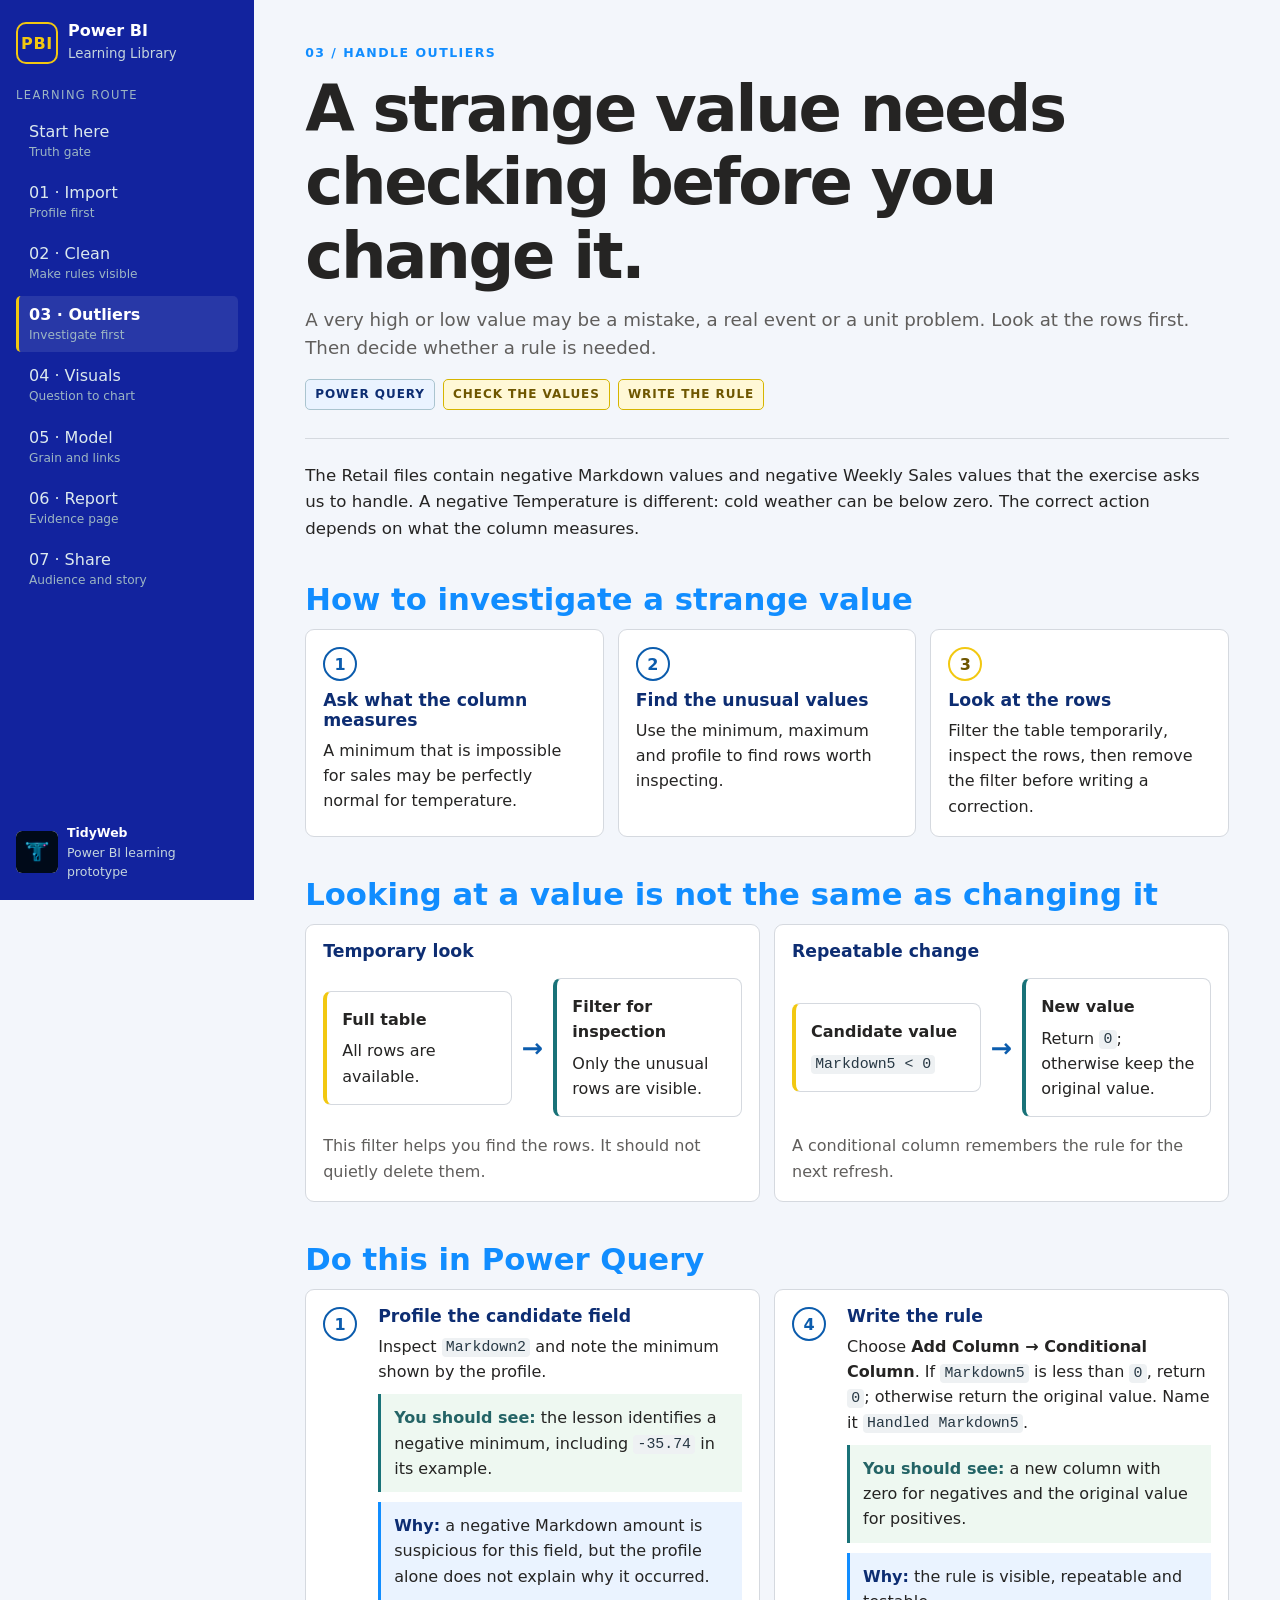
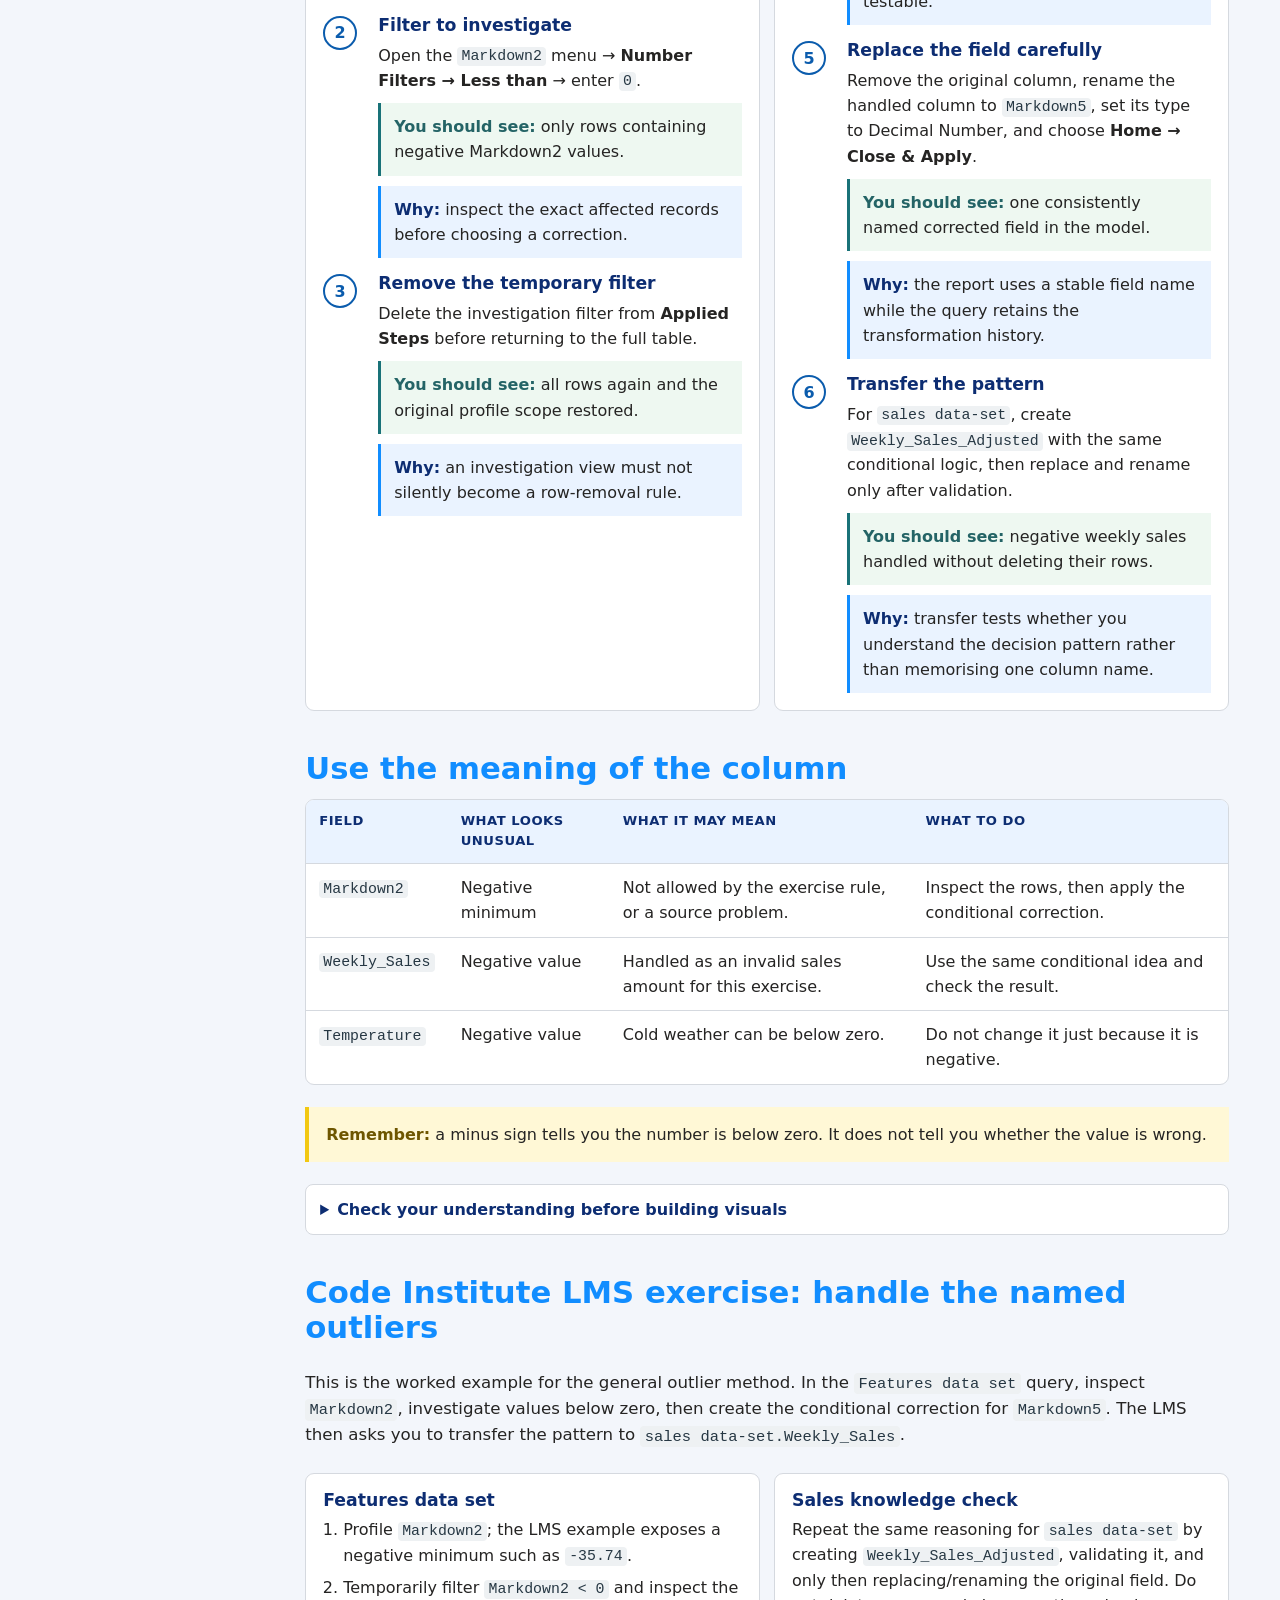
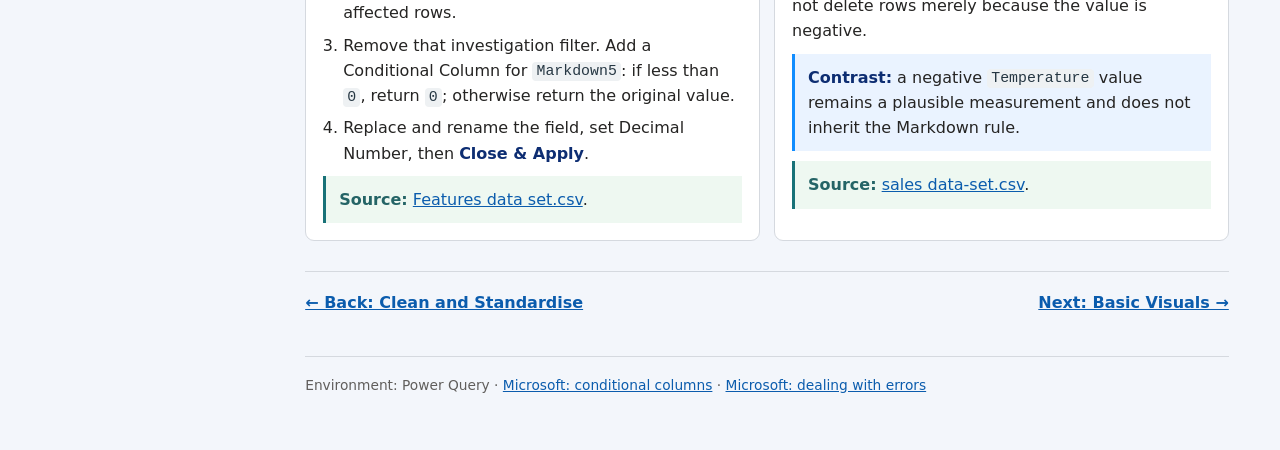
<file: docs/03-handle-outliers.html>
<!doctype html>
<html lang="en-GB">
<head>
  <meta charset="utf-8"><meta name="viewport" content="width=device-width, initial-scale=1">
  <title>Power BI Learning Library — Handle Outliers</title>
  <link rel="stylesheet" href="assets/power-bi-prototype.css">
</head>
<body>
<div class="library-shell">
  <aside class="rail">
    <a class="rail-mark" href="index.html" aria-label="Power BI Learning Library home"><span class="monogram" aria-hidden="true">PBI</span><span><strong>Power BI</strong><small>Learning Library</small></span></a>
    <div><p class="rail-label">Learning route</p><nav aria-label="Power BI learning route"><a href="index.html">Start here<span>Truth gate</span></a><a href="01-import-and-profile.html">01 · Import<span>Profile first</span></a><a href="02-clean-and-standardise.html">02 · Clean<span>Make rules visible</span></a><a href="03-handle-outliers.html" aria-current="page">03 · Outliers<span>Investigate first</span></a><a href="04-basic-visuals.html">04 · Visuals<span>Question to chart</span></a><a href="05-data-model.html">05 · Model<span>Grain and links</span></a><a href="06-report.html">06 · Report<span>Evidence page</span></a><a href="07-share-and-tell-a-story.html">07 · Share<span>Audience and story</span></a></nav></div>
    <div class="rail-spacer"></div><a class="signature" href="https://github.com/TidyWeb/" target="_blank" rel="noreferrer"><img src="assets/tidyweb_logo.png" alt="TidyWeb"><span><strong>TidyWeb</strong>Power BI learning prototype</span></a>
  </aside>
  <main class="main"><div class="page">
    <header class="hero"><p class="eyebrow">03 / HANDLE OUTLIERS</p><h1>A strange value needs checking before you change it.</h1><p class="lede">A very high or low value may be a mistake, a real event or a unit problem. Look at the rows first. Then decide whether a rule is needed.</p><div class="badge-row"><span class="env-badge">POWER QUERY</span><span class="gate-badge">CHECK THE VALUES</span><span class="gate-badge">WRITE THE RULE</span></div></header>
    <p class="intro">The Retail files contain negative Markdown values and negative Weekly Sales values that the exercise asks us to handle. A negative Temperature is different: cold weather can be below zero. The correct action depends on what the column measures.</p>

    <h2>How to investigate a strange value</h2>
    <div class="grid three"><article class="card"><div class="symbol">1</div><h3>Ask what the column measures</h3><p>A minimum that is impossible for sales may be perfectly normal for temperature.</p></article><article class="card"><div class="symbol">2</div><h3>Find the unusual values</h3><p>Use the minimum, maximum and profile to find rows worth inspecting.</p></article><article class="card warning"><div class="symbol">3</div><h3>Look at the rows</h3><p>Filter the table temporarily, inspect the rows, then remove the filter before writing a correction.</p></article></div>

    <h2>Looking at a value is not the same as changing it</h2>
    <div class="grid two"><article class="card"><h3>Temporary look</h3><div class="state-flow"><div class="state before"><strong>Full table</strong><p>All rows are available.</p></div><div class="arrow" aria-hidden="true">→</div><div class="state after"><strong>Filter for inspection</strong><p>Only the unusual rows are visible.</p></div></div><p class="muted">This filter helps you find the rows. It should not quietly delete them.</p></article><article class="card model"><h3>Repeatable change</h3><div class="state-flow"><div class="state before"><strong>Candidate value</strong><p><code>Markdown5 &lt; 0</code></p></div><div class="arrow" aria-hidden="true">→</div><div class="state after"><strong>New value</strong><p>Return <code>0</code>; otherwise keep the original value.</p></div></div><p class="muted">A conditional column remembers the rule for the next refresh.</p></article></div>

    <h2>Do this in Power Query</h2>
    <div class="grid two"><article class="card"><div class="step"><span class="step-number">1</span><div><h3>Profile the candidate field</h3><p>Inspect <code>Markdown2</code> and note the minimum shown by the profile.</p><div class="result"><strong>You should see:</strong> the lesson identifies a negative minimum, including <code>-35.74</code> in its example.</div><div class="why"><strong>Why:</strong> a negative Markdown amount is suspicious for this field, but the profile alone does not explain why it occurred.</div></div></div><div class="step"><span class="step-number">2</span><div><h3>Filter to investigate</h3><p>Open the <code>Markdown2</code> menu → <strong>Number Filters → Less than</strong> → enter <code>0</code>.</p><div class="result"><strong>You should see:</strong> only rows containing negative Markdown2 values.</div><div class="why"><strong>Why:</strong> inspect the exact affected records before choosing a correction.</div></div></div><div class="step"><span class="step-number">3</span><div><h3>Remove the temporary filter</h3><p>Delete the investigation filter from <strong>Applied Steps</strong> before returning to the full table.</p><div class="result"><strong>You should see:</strong> all rows again and the original profile scope restored.</div><div class="why"><strong>Why:</strong> an investigation view must not silently become a row-removal rule.</div></div></div></article><article class="card"><div class="step"><span class="step-number">4</span><div><h3>Write the rule</h3><p>Choose <strong>Add Column → Conditional Column</strong>. If <code>Markdown5</code> is less than <code>0</code>, return <code>0</code>; otherwise return the original value. Name it <code>Handled Markdown5</code>.</p><div class="result"><strong>You should see:</strong> a new column with zero for negatives and the original value for positives.</div><div class="why"><strong>Why:</strong> the rule is visible, repeatable and testable.</div></div></div><div class="step"><span class="step-number">5</span><div><h3>Replace the field carefully</h3><p>Remove the original column, rename the handled column to <code>Markdown5</code>, set its type to Decimal Number, and choose <strong>Home → Close &amp; Apply</strong>.</p><div class="result"><strong>You should see:</strong> one consistently named corrected field in the model.</div><div class="why"><strong>Why:</strong> the report uses a stable field name while the query retains the transformation history.</div></div></div><div class="step"><span class="step-number">6</span><div><h3>Transfer the pattern</h3><p>For <code>sales data-set</code>, create <code>Weekly_Sales_Adjusted</code> with the same conditional logic, then replace and rename only after validation.</p><div class="result"><strong>You should see:</strong> negative weekly sales handled without deleting their rows.</div><div class="why"><strong>Why:</strong> transfer tests whether you understand the decision pattern rather than memorising one column name.</div></div></div></article></div>

    <h2>Use the meaning of the column</h2><div class="table-wrap"><table class="ledger"><thead><tr><th>Field</th><th>What looks unusual</th><th>What it may mean</th><th>What to do</th></tr></thead><tbody><tr><td><code>Markdown2</code></td><td>Negative minimum</td><td>Not allowed by the exercise rule, or a source problem.</td><td>Inspect the rows, then apply the conditional correction.</td></tr><tr><td><code>Weekly_Sales</code></td><td>Negative value</td><td>Handled as an invalid sales amount for this exercise.</td><td>Use the same conditional idea and check the result.</td></tr><tr><td><code>Temperature</code></td><td>Negative value</td><td>Cold weather can be below zero.</td><td>Do not change it just because it is negative.</td></tr></tbody></table></div>
    <div class="notice"><strong>Remember:</strong> a minus sign tells you the number is below zero. It does not tell you whether the value is wrong.</div>
    <details><summary>Check your understanding before building visuals</summary><div><ol class="route-list"><li>Why is the minimum only a starting point?</li><li>What happens if you leave the inspection filter in Applied Steps?</li><li>What would justify changing a negative value to zero?</li></ol><p><strong>Answer:</strong> explain what the column measures, separate a temporary filter from a permanent change, and name the evidence that supports the correction.</p></div></details>
    <h2>Code Institute LMS exercise: handle the named outliers</h2>
    <p class="intro">This is the worked example for the general outlier method. In the <code>Features data set</code> query, inspect <code>Markdown2</code>, investigate values below zero, then create the conditional correction for <code>Markdown5</code>. The LMS then asks you to transfer the pattern to <code>sales data-set.Weekly_Sales</code>.</p>
    <div class="grid two"><article class="card model"><h3>Features data set</h3><ol class="route-list"><li>Profile <code>Markdown2</code>; the LMS example exposes a negative minimum such as <code>-35.74</code>.</li><li>Temporarily filter <code>Markdown2 &lt; 0</code> and inspect the affected rows.</li><li>Remove that investigation filter. Add a Conditional Column for <code>Markdown5</code>: if less than <code>0</code>, return <code>0</code>; otherwise return the original value.</li><li>Replace and rename the field, set Decimal Number, then <strong>Close &amp; Apply</strong>.</li></ol><div class="result"><strong>Source:</strong> <a href="Features%20data%20set.csv">Features data set.csv</a>.</div></article><article class="card"><h3>Sales knowledge check</h3><p>Repeat the same reasoning for <code>sales data-set</code> by creating <code>Weekly_Sales_Adjusted</code>, validating it, and only then replacing/renaming the original field. Do not delete rows merely because the value is negative.</p><div class="why"><strong>Contrast:</strong> a negative <code>Temperature</code> value remains a plausible measurement and does not inherit the Markdown rule.</div><div class="result"><strong>Source:</strong> <a href="sales%20data-set.csv">sales data-set.csv</a>.</div></article></div>
    <div class="next"><a href="02-clean-and-standardise.html">← Back: Clean and Standardise</a><a href="04-basic-visuals.html">Next: Basic Visuals →</a></div><footer>Environment: Power Query · <a href="https://learn.microsoft.com/en-us/power-query/add-conditional-column" target="_blank" rel="noreferrer">Microsoft: conditional columns</a> · <a href="https://learn.microsoft.com/en-us/power-query/dealing-with-errors" target="_blank" rel="noreferrer">Microsoft: dealing with errors</a></footer>
  </div></main>
</div>
</body>
</html>
</file>
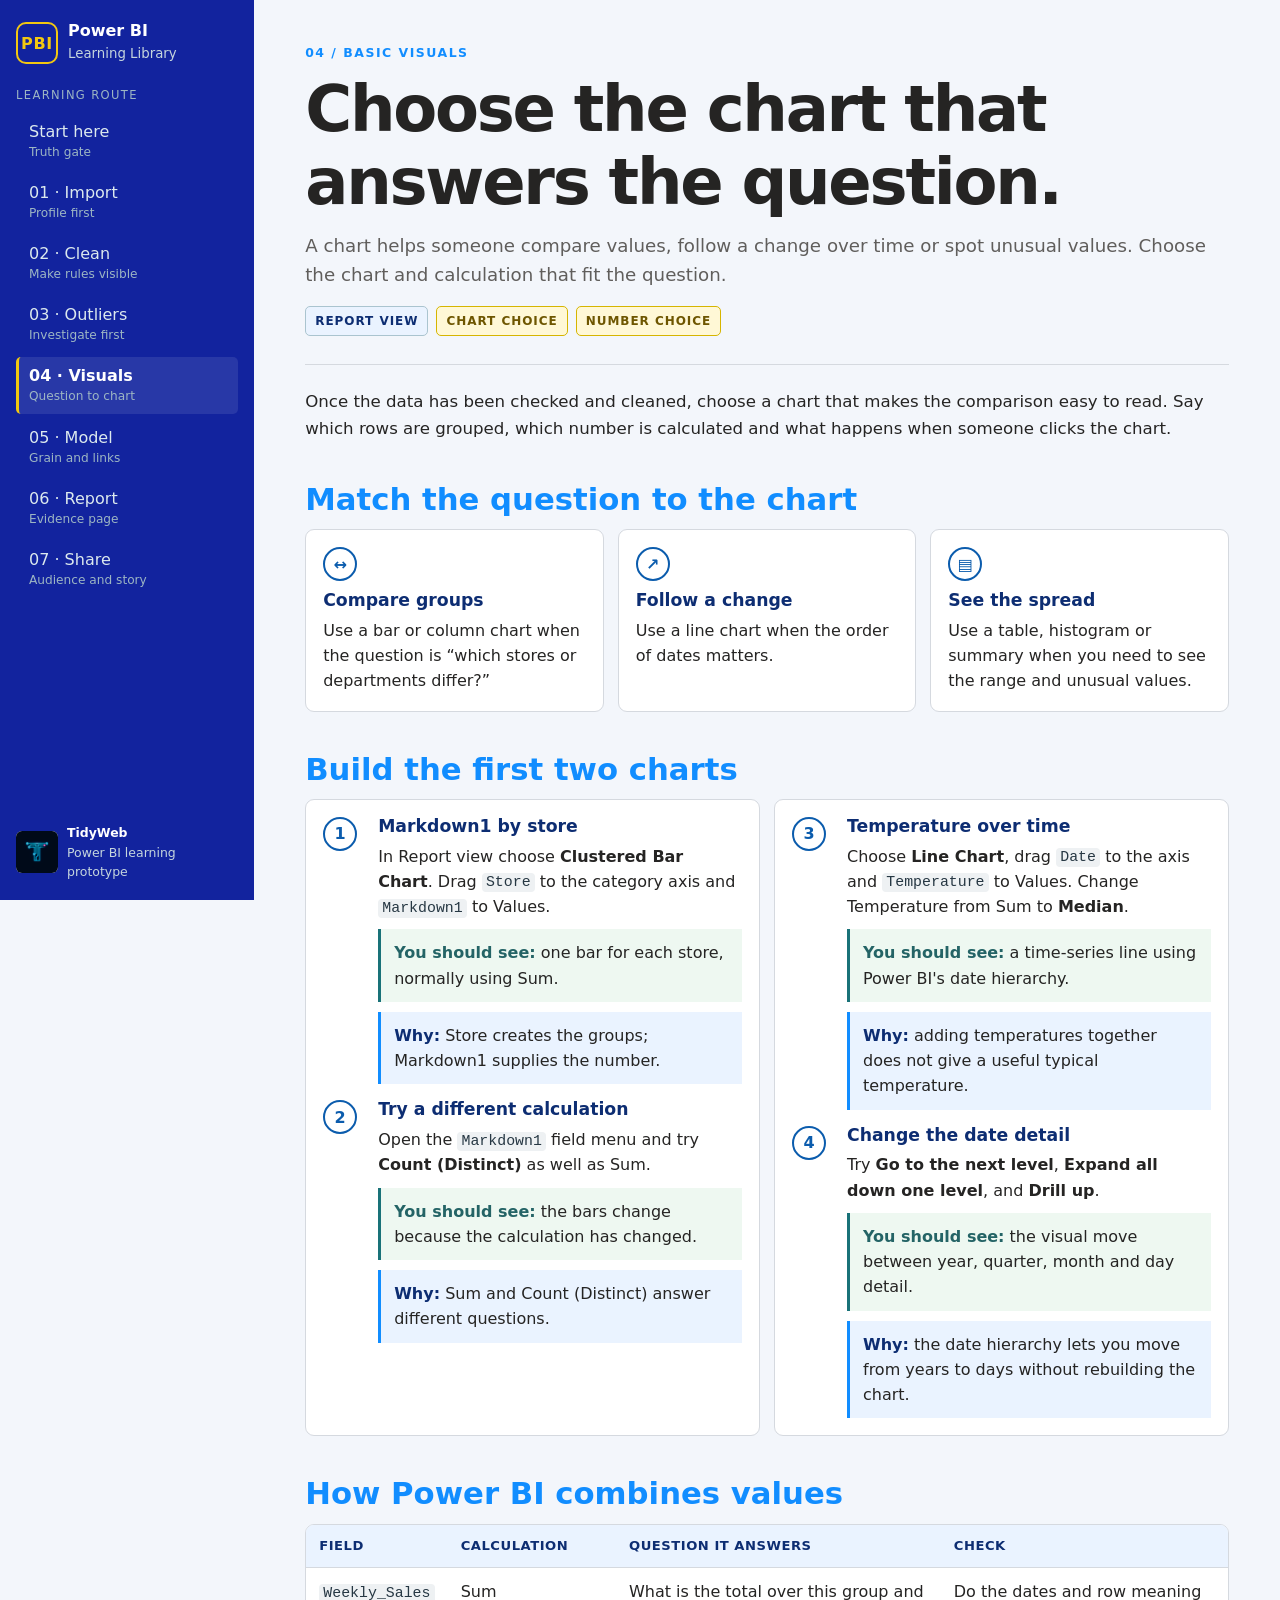
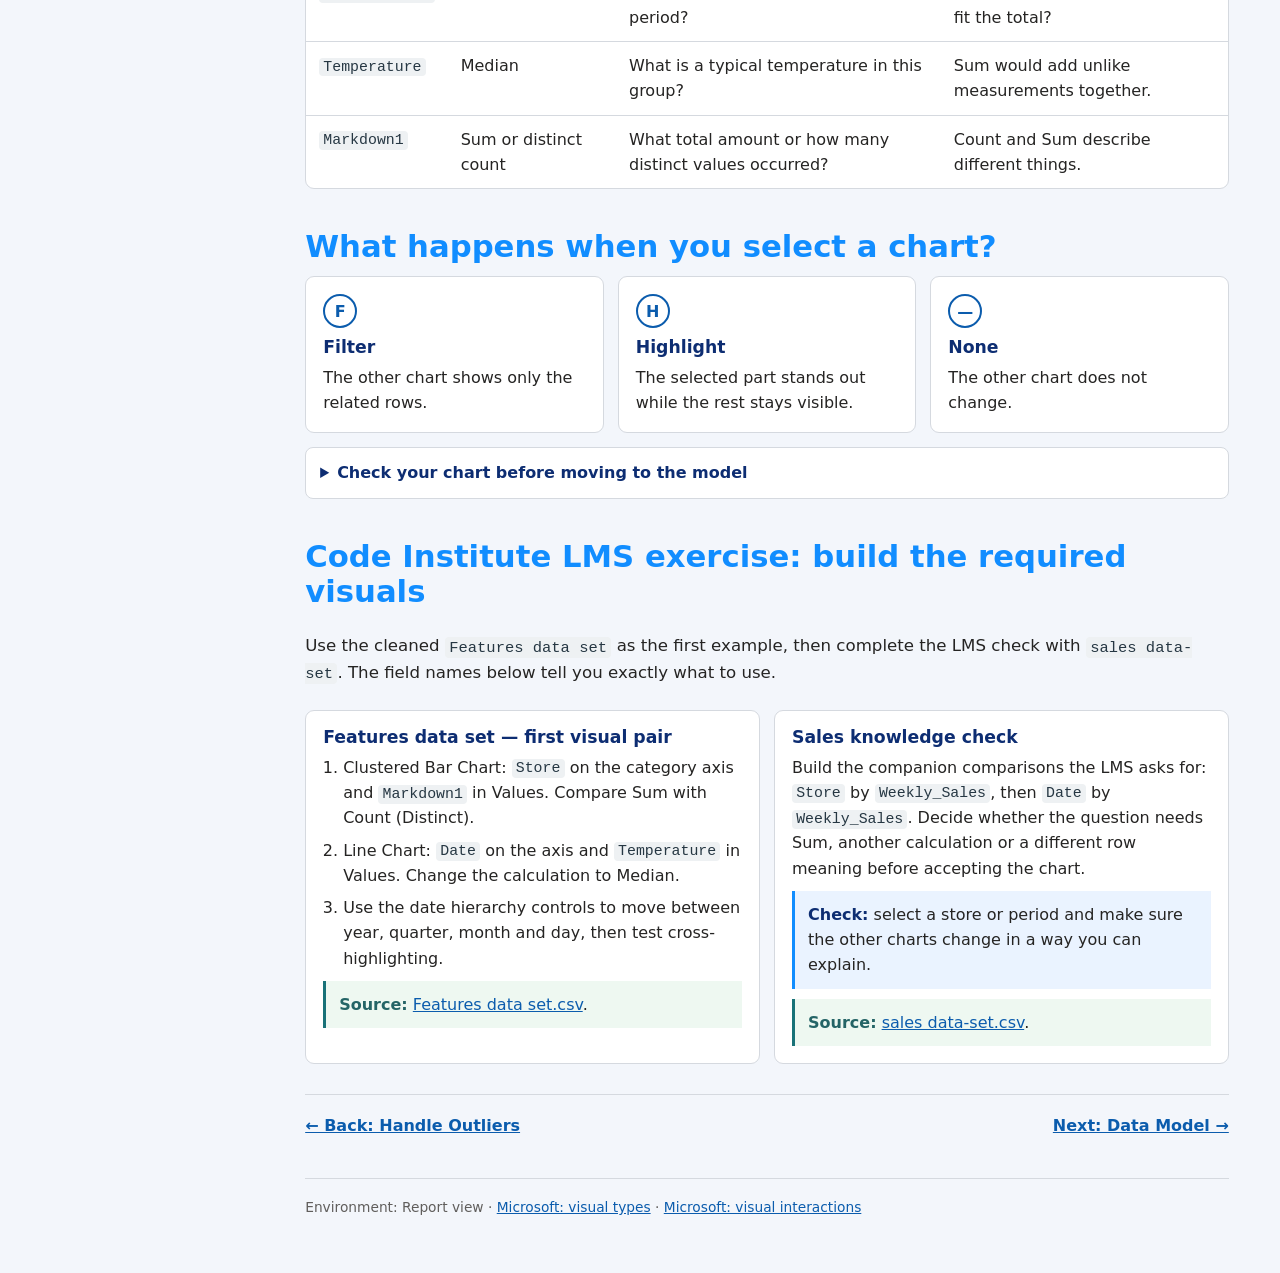
<file: docs/04-basic-visuals.html>
<!doctype html>
<html lang="en-GB">
<head>
<meta charset="utf-8">
<meta name="viewport" content="width=device-width, initial-scale=1">
<title>Power BI Learning Library — Basic Visuals</title>
<link rel="stylesheet" href="assets/power-bi-prototype.css">
</head>
<body>
<div class="library-shell">
<aside class="rail">
<a class="rail-mark" href="index.html" aria-label="Power BI Learning Library home">
<span class="monogram" aria-hidden="true">PBI</span>
<span>
<strong>Power BI</strong>
<small>Learning Library</small>
</span>
</a>
<div>
<p class="rail-label">Learning route</p>
<nav aria-label="Power BI learning route">
<a href="index.html">Start here<span>Truth gate</span>
</a>
<a href="01-import-and-profile.html">01 · Import<span>Profile first</span>
</a>
<a href="02-clean-and-standardise.html">02 · Clean<span>Make rules visible</span>
</a>
<a href="03-handle-outliers.html">03 · Outliers<span>Investigate first</span>
</a>
<a href="04-basic-visuals.html" aria-current="page">04 · Visuals<span>Question to chart</span>
</a>
<a href="05-data-model.html">05 · Model<span>Grain and links</span>
</a>
<a href="06-report.html">06 · Report<span>Evidence page</span>
</a>
<a href="07-share-and-tell-a-story.html">07 · Share<span>Audience and story</span>
</a>
</nav>
</div>
<div class="rail-spacer">
</div>
<a class="signature" href="https://github.com/TidyWeb/" target="_blank" rel="noreferrer">
<img src="assets/tidyweb_logo.png" alt="TidyWeb">
<span>
<strong>TidyWeb</strong>Power BI learning prototype</span>
</a>
</aside>
<main class="main">
<div class="page">
<header class="hero">
<p class="eyebrow">04 / BASIC VISUALS</p>
<h1>Choose the chart that answers the question.</h1>
<p class="lede">A chart helps someone compare values, follow a change over time or spot unusual values. Choose the chart and calculation that fit the question.</p>
<div class="badge-row">
<span class="env-badge">REPORT VIEW</span>
<span class="gate-badge">CHART CHOICE</span>
<span class="gate-badge">NUMBER CHOICE</span>
</div>
</header>
<p class="intro">Once the data has been checked and cleaned, choose a chart that makes the comparison easy to read. Say which rows are grouped, which number is calculated and what happens when someone clicks the chart.</p>
<h2>Match the question to the chart</h2>
<div class="grid three">
<article class="card">
<div class="symbol">↔</div>
<h3>Compare groups</h3>
<p>Use a bar or column chart when the question is “which stores or departments differ?”</p>
</article>
<article class="card">
<div class="symbol">↗</div>
<h3>Follow a change</h3>
<p>Use a line chart when the order of dates matters.</p>
</article>
<article class="card">
<div class="symbol">▤</div>
<h3>See the spread</h3>
<p>Use a table, histogram or summary when you need to see the range and unusual values.</p>
</article>
</div>
<h2>Build the first two charts</h2>
<div class="grid two">
<article class="card">
<div class="step">
<span class="step-number">1</span>
<div>
<h3>Markdown1 by store</h3>
<p>In Report view choose <strong>Clustered Bar Chart</strong>. Drag <code>Store</code> to the category axis and <code>Markdown1</code> to Values.</p>
<div class="result">
<strong>You should see:</strong> one bar for each store, normally using Sum.</div>
<div class="why">
<strong>Why:</strong> Store creates the groups; Markdown1 supplies the number.</div>
</div>
</div>
<div class="step">
<span class="step-number">2</span>
<div>
<h3>Try a different calculation</h3>
<p>Open the <code>Markdown1</code> field menu and try <strong>Count (Distinct)</strong> as well as Sum.</p>
<div class="result">
<strong>You should see:</strong> the bars change because the calculation has changed.</div>
<div class="why">
<strong>Why:</strong> Sum and Count (Distinct) answer different questions.</div>
</div>
</div>
</article>
<article class="card">
<div class="step">
<span class="step-number">3</span>
<div>
<h3>Temperature over time</h3>
<p>Choose <strong>Line Chart</strong>, drag <code>Date</code> to the axis and <code>Temperature</code> to Values. Change Temperature from Sum to <strong>Median</strong>.</p>
<div class="result">
<strong>You should see:</strong> a time-series line using Power BI's date hierarchy.</div>
<div class="why">
<strong>Why:</strong> adding temperatures together does not give a useful typical temperature.</div>
</div>
</div>
<div class="step">
<span class="step-number">4</span>
<div>
<h3>Change the date detail</h3>
<p>Try <strong>Go to the next level</strong>, <strong>Expand all down one level</strong>, and <strong>Drill up</strong>.</p>
<div class="result">
<strong>You should see:</strong> the visual move between year, quarter, month and day detail.</div>
<div class="why">
<strong>Why:</strong> the date hierarchy lets you move from years to days without rebuilding the chart.</div>
</div>
</div>
</article>
</div>
<h2>How Power BI combines values</h2>
<div class="table-wrap">
<table class="ledger">
<thead>
<tr>
<th>Field</th>
<th>Calculation</th>
<th>Question it answers</th>
<th>Check</th>
</tr>
</thead>
<tbody>
<tr>
<td>
<code>Weekly_Sales</code>
</td>
<td>Sum</td>
<td>What is the total over this group and period?</td>
<td>Do the dates and row meaning fit the total?</td>
</tr>
<tr>
<td>
<code>Temperature</code>
</td>
<td>Median</td>
<td>What is a typical temperature in this group?</td>
<td>Sum would add unlike measurements together.</td>
</tr>
<tr>
<td>
<code>Markdown1</code>
</td>
<td>Sum or distinct count</td>
<td>What total amount or how many distinct values occurred?</td>
<td>Count and Sum describe different things.</td>
</tr>
</tbody>
</table>
</div>
<h2>What happens when you select a chart?</h2>
<div class="grid three">
<article class="card">
<div class="symbol">F</div>
<h3>Filter</h3>
<p>The other chart shows only the related rows.</p>
</article>
<article class="card">
<div class="symbol">H</div>
<h3>Highlight</h3>
<p>The selected part stands out while the rest stays visible.</p>
</article>
<article class="card">
<div class="symbol">—</div>
<h3>None</h3>
<p>The other chart does not change.</p>
</article>
</div>
<details>
<summary>Check your chart before moving to the model</summary>
<div>
<ol class="route-list">
<li>What question does the visual answer?</li>
<li>What groups or dates are shown?</li>
<li>How is the number being calculated?</li>
<li>What happens when you select one bar?</li>
</ol>
<p>
<strong>Check:</strong> you should be able to name the group, number, dates and click behaviour.</p>
</div>
</details>
<h2>Code Institute LMS exercise: build the required visuals</h2>
<p class="intro">Use the cleaned <code>Features data set</code> as the first example, then complete the LMS check with <code>sales data-set</code>. The field names below tell you exactly what to use.</p>
<div class="grid two">
<article class="card model">
<h3>Features data set — first visual pair</h3>
<ol class="route-list">
<li>Clustered Bar Chart: <code>Store</code> on the category axis and <code>Markdown1</code> in Values. Compare Sum with Count (Distinct).</li>
<li>Line Chart: <code>Date</code> on the axis and <code>Temperature</code> in Values. Change the calculation to Median.</li>
<li>Use the date hierarchy controls to move between year, quarter, month and day, then test cross-highlighting.</li>
</ol>
<div class="result">
<strong>Source:</strong> <a href="Features%20data%20set.csv">Features data set.csv</a>.</div>
</article>
<article class="card">
<h3>Sales knowledge check</h3>
<p>Build the companion comparisons the LMS asks for: <code>Store</code> by <code>Weekly_Sales</code>, then <code>Date</code> by <code>Weekly_Sales</code>. Decide whether the question needs Sum, another calculation or a different row meaning before accepting the chart.</p>
<div class="why">
<strong>Check:</strong> select a store or period and make sure the other charts change in a way you can explain.</div>
<div class="result">
<strong>Source:</strong> <a href="sales%20data-set.csv">sales data-set.csv</a>.</div>
</article>
</div>
<div class="next">
<a href="03-handle-outliers.html">← Back: Handle Outliers</a>
<a href="05-data-model.html">Next: Data Model →</a>
</div>
<footer>Environment: Report view · <a href="https://learn.microsoft.com/en-us/power-bi/visuals/power-bi-visualization-types-for-reports-and-q-and-a" target="_blank" rel="noreferrer">Microsoft: visual types</a> · <a href="https://learn.microsoft.com/en-us/power-bi/create-reports/service-reports-visual-interactions" target="_blank" rel="noreferrer">Microsoft: visual interactions</a>
</footer>
</div>
</main>
</div>
</body>
</html>
</file>
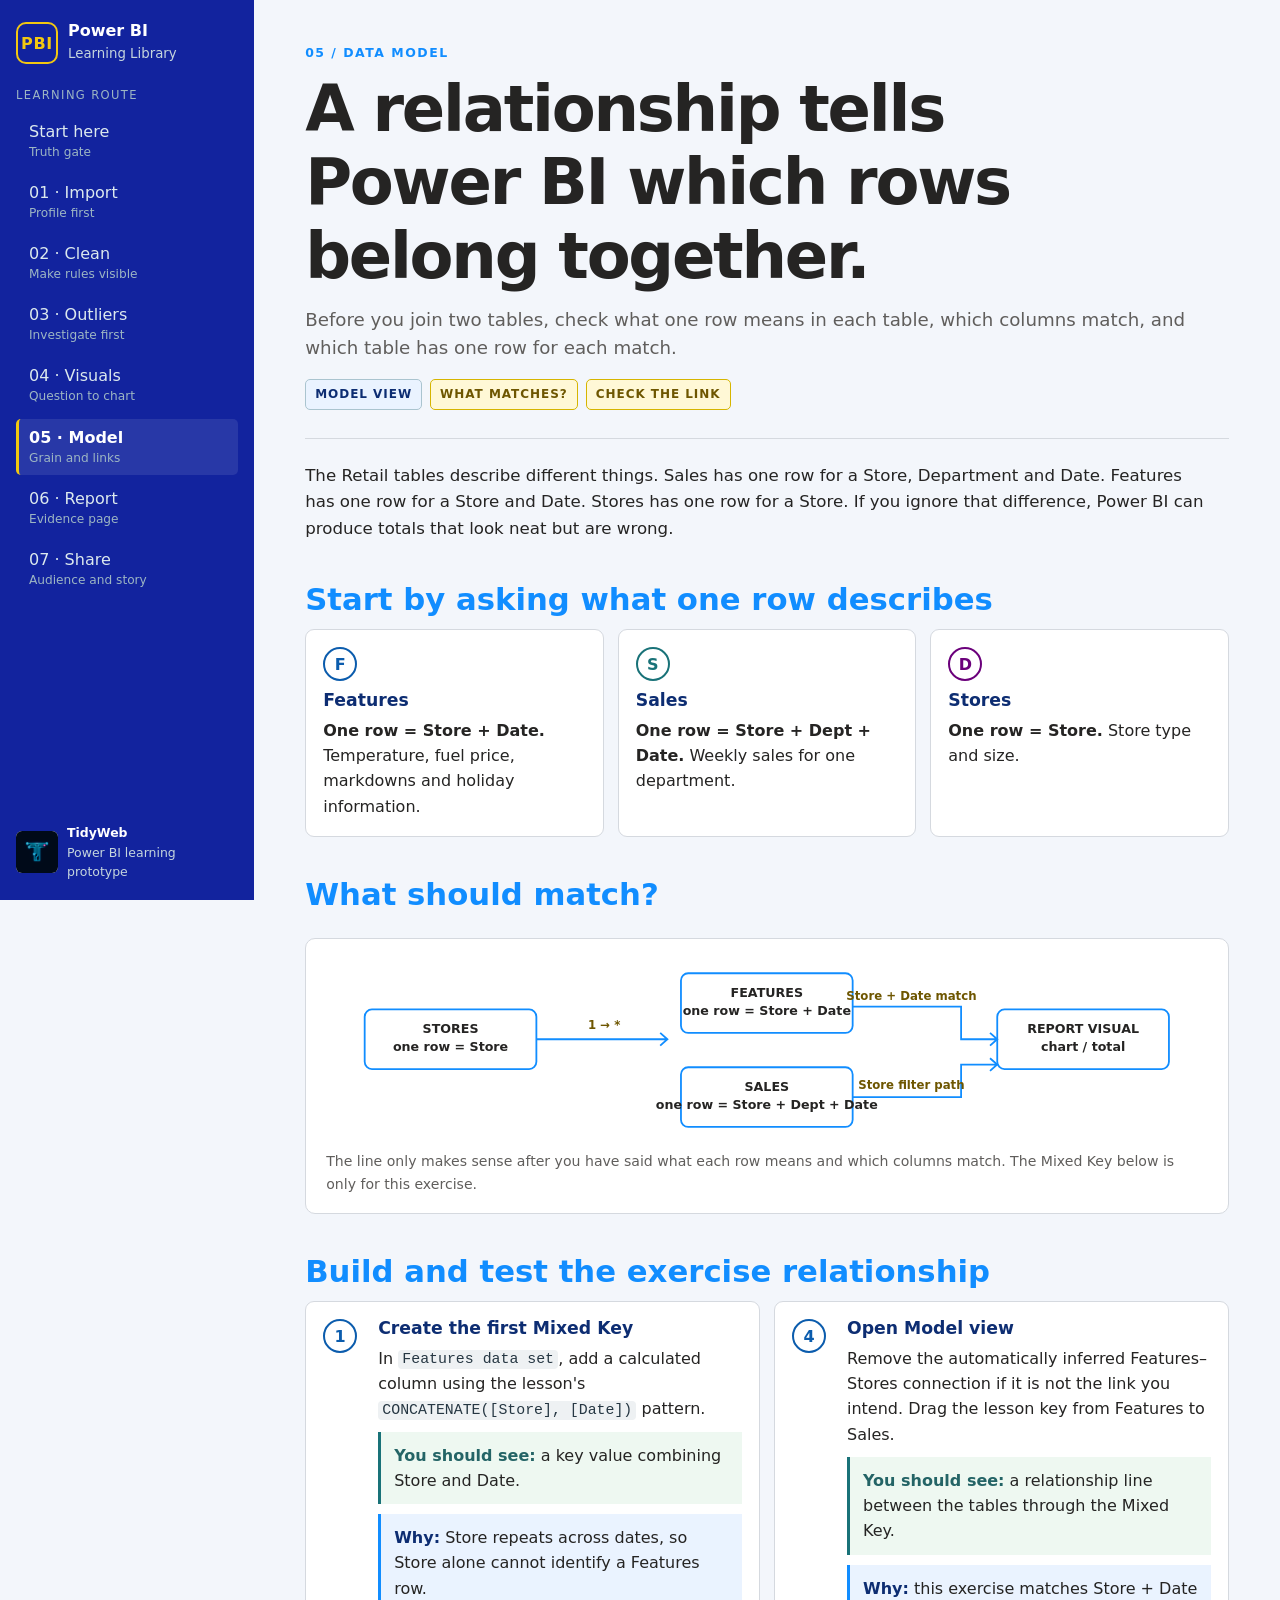
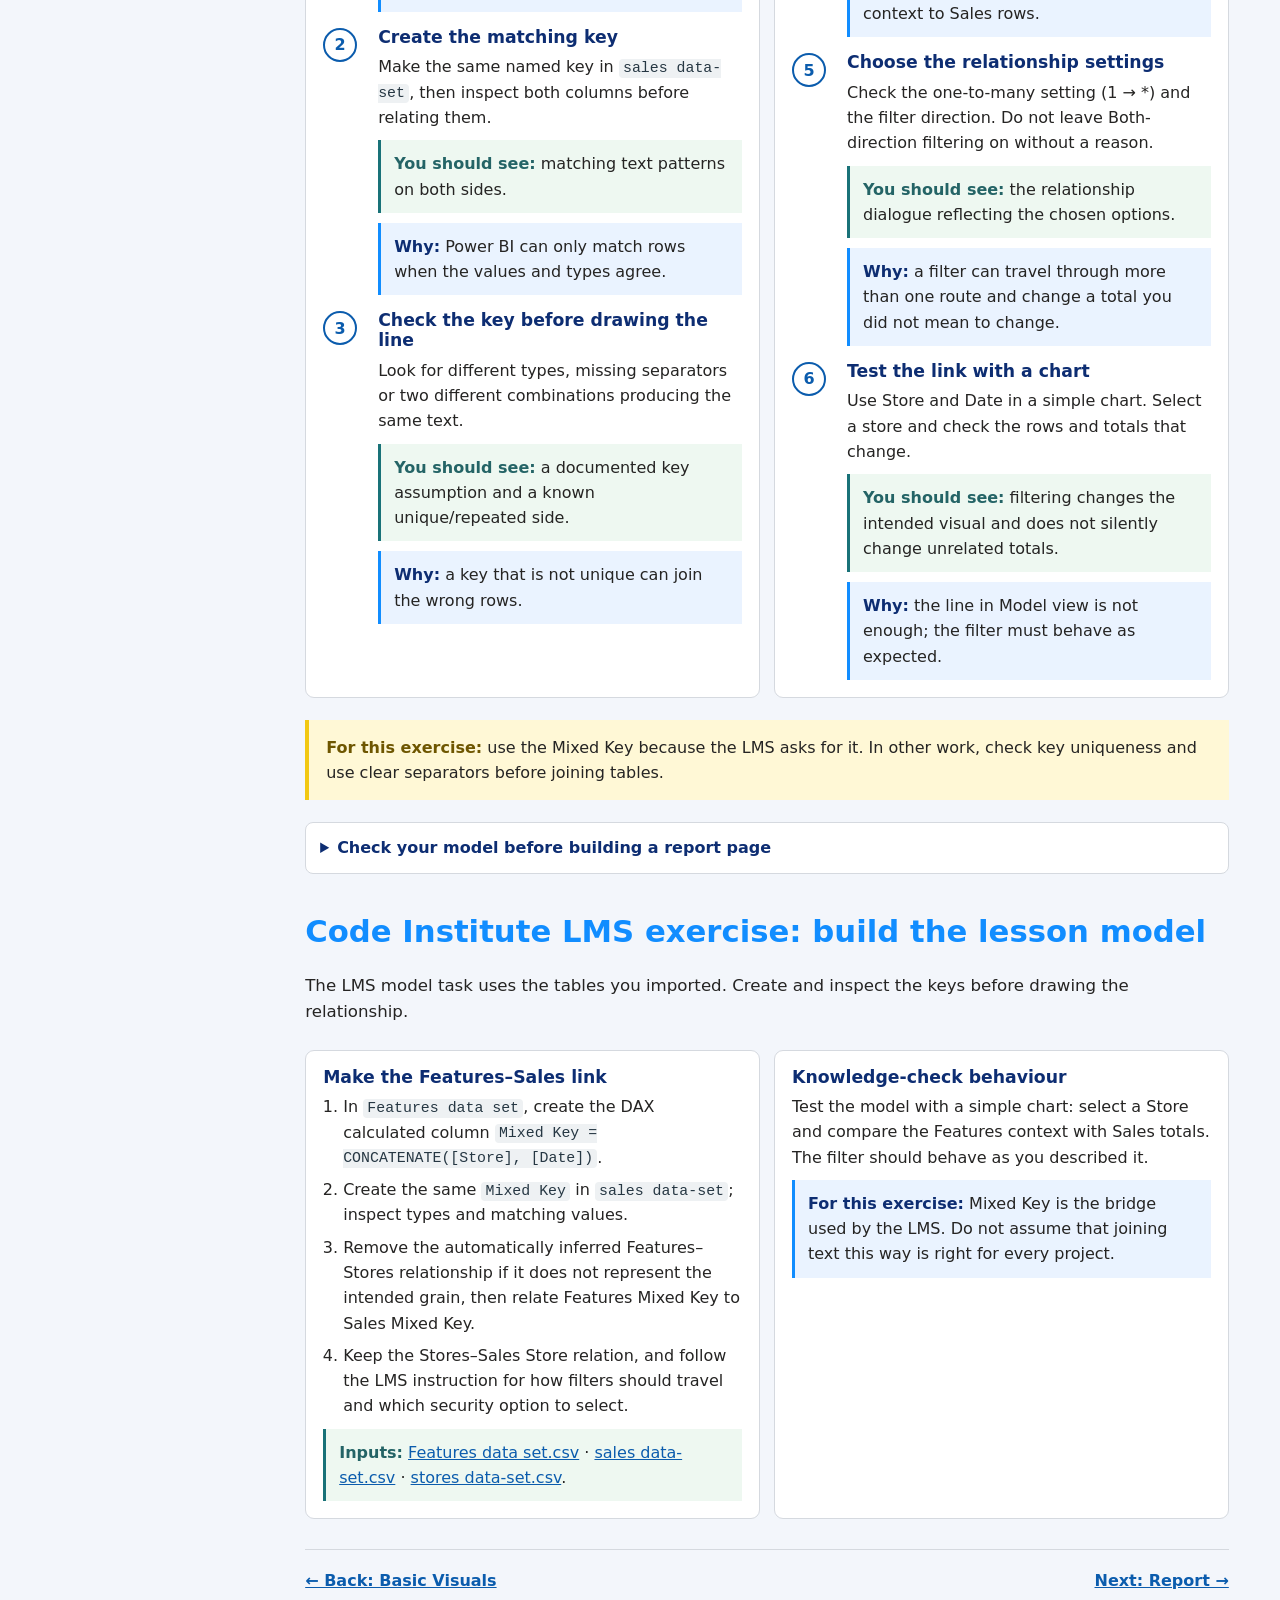
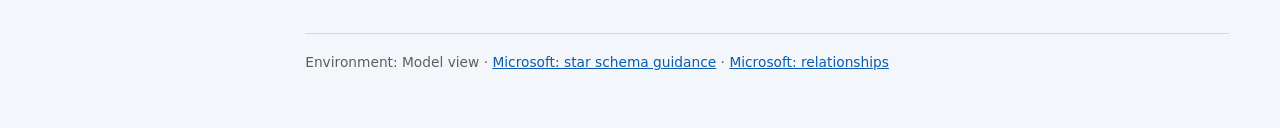
<file: docs/05-data-model.html>
<!doctype html>
<html lang="en-GB">
<head>
<meta charset="utf-8">
<meta name="viewport" content="width=device-width, initial-scale=1">
<title>Power BI Learning Library — Data Model</title>
<link rel="stylesheet" href="assets/power-bi-prototype.css">
</head>
<body>
<div class="library-shell">
<aside class="rail">
<a class="rail-mark" href="index.html" aria-label="Power BI Learning Library home">
<span class="monogram" aria-hidden="true">PBI</span>
<span>
<strong>Power BI</strong>
<small>Learning Library</small>
</span>
</a>
<div>
<p class="rail-label">Learning route</p>
<nav aria-label="Power BI learning route">
<a href="index.html">Start here<span>Truth gate</span>
</a>
<a href="01-import-and-profile.html">01 · Import<span>Profile first</span>
</a>
<a href="02-clean-and-standardise.html">02 · Clean<span>Make rules visible</span>
</a>
<a href="03-handle-outliers.html">03 · Outliers<span>Investigate first</span>
</a>
<a href="04-basic-visuals.html">04 · Visuals<span>Question to chart</span>
</a>
<a href="05-data-model.html" aria-current="page">05 · Model<span>Grain and links</span>
</a>
<a href="06-report.html">06 · Report<span>Evidence page</span>
</a>
<a href="07-share-and-tell-a-story.html">07 · Share<span>Audience and story</span>
</a>
</nav>
</div>
<div class="rail-spacer">
</div>
<a class="signature" href="https://github.com/TidyWeb/" target="_blank" rel="noreferrer">
<img src="assets/tidyweb_logo.png" alt="TidyWeb">
<span>
<strong>TidyWeb</strong>Power BI learning prototype</span>
</a>
</aside>
<main class="main">
<div class="page">
<header class="hero">
<p class="eyebrow">05 / DATA MODEL</p>
<h1>A relationship tells Power BI which rows belong together.</h1>
<p class="lede">Before you join two tables, check what one row means in each table, which columns match, and which table has one row for each match.</p>
<div class="badge-row">
<span class="env-badge">MODEL VIEW</span>
<span class="gate-badge">WHAT MATCHES?</span>
<span class="gate-badge">CHECK THE LINK</span>
</div>
</header>
<p class="intro">The Retail tables describe different things. Sales has one row for a Store, Department and Date. Features has one row for a Store and Date. Stores has one row for a Store. If you ignore that difference, Power BI can produce totals that look neat but are wrong.</p>
<h2>Start by asking what one row describes</h2>
<div class="grid three">
<article class="card">
<div class="symbol">F</div>
<h3>Features</h3>
<p>
<strong>One row = Store + Date.</strong> Temperature, fuel price, markdowns and holiday information.</p>
</article>
<article class="card measure">
<div class="symbol">S</div>
<h3>Sales</h3>
<p>
<strong>One row = Store + Dept + Date.</strong> Weekly sales for one department.</p>
</article>
<article class="card model">
<div class="symbol">D</div>
<h3>Stores</h3>
<p>
<strong>One row = Store.</strong> Store type and size.</p>
</article>
</div>
<h2>What should match?</h2>
<figure class="pipeline">
<svg viewBox="0 0 980 205" role="img" aria-labelledby="model-title model-desc">
<title id="model-title">Retail table grain and relationship route</title>
<desc id="model-desc">Stores filters Sales by Store. Features matches Sales by the Store and Date combination used in the lesson exercise.</desc>
<g font-family="system-ui, sans-serif" text-anchor="middle">
<g fill="#ffffff" stroke="#118dff" stroke-width="2">
<rect x="45" y="58" width="190" height="66" rx="8"/>
<rect x="395" y="18" width="190" height="66" rx="8"/>
<rect x="395" y="122" width="190" height="66" rx="8"/>
<rect x="745" y="58" width="190" height="66" rx="8"/>
</g>
<g fill="#252423" font-size="14" font-weight="700">
<text x="140" y="84">STORES</text>
<text x="140" y="104">one row = Store</text>
<text x="490" y="44">FEATURES</text>
<text x="490" y="64">one row = Store + Date</text>
<text x="490" y="148">SALES</text>
<text x="490" y="168">one row = Store + Dept + Date</text>
<text x="840" y="84">REPORT VISUAL</text>
<text x="840" y="104">chart / total</text>
</g>
<g fill="none" stroke="#118dff" stroke-width="2">
<path d="M235 91h145m-8-7 8 7-8 7"/>
<path d="M585 55h120v36h40m-8-7 8 7-8 7"/>
<path d="M585 155h120v-36h40m-8-7 8 7-8 7"/>
</g>
<g fill="#6e5600" font-size="13" font-weight="700">
<text x="310" y="80">1 → *</text>
<text x="650" y="48">Store + Date match</text>
<text x="650" y="146">Store filter path</text>
</g>
</g>
</svg>
<figcaption class="caption">The line only makes sense after you have said what each row means and which columns match. The Mixed Key below is only for this exercise.</figcaption>
</figure>
<h2>Build and test the exercise relationship</h2>
<div class="grid two">
<article class="card">
<div class="step">
<span class="step-number">1</span>
<div>
<h3>Create the first Mixed Key</h3>
<p>In <code>Features data set</code>, add a calculated column using the lesson's <code>CONCATENATE([Store], [Date])</code> pattern.</p>
<div class="result">
<strong>You should see:</strong> a key value combining Store and Date.</div>
<div class="why">
<strong>Why:</strong> Store repeats across dates, so Store alone cannot identify a Features row.</div>
</div>
</div>
<div class="step">
<span class="step-number">2</span>
<div>
<h3>Create the matching key</h3>
<p>Make the same named key in <code>sales data-set</code>, then inspect both columns before relating them.</p>
<div class="result">
<strong>You should see:</strong> matching text patterns on both sides.</div>
<div class="why">
<strong>Why:</strong> Power BI can only match rows when the values and types agree.</div>
</div>
</div>
<div class="step">
<span class="step-number">3</span>
<div>
<h3>Check the key before drawing the line</h3>
<p>Look for different types, missing separators or two different combinations producing the same text.</p>
<div class="result">
<strong>You should see:</strong> a documented key assumption and a known unique/repeated side.</div>
<div class="why">
<strong>Why:</strong> a key that is not unique can join the wrong rows.</div>
</div>
</div>
</article>
<article class="card model">
<div class="step">
<span class="step-number">4</span>
<div>
<h3>Open Model view</h3>
<p>Remove the automatically inferred Features–Stores connection if it is not the link you intend. Drag the lesson key from Features to Sales.</p>
<div class="result">
<strong>You should see:</strong> a relationship line between the tables through the Mixed Key.</div>
<div class="why">
<strong>Why:</strong> this exercise matches Store + Date context to Sales rows.</div>
</div>
</div>
<div class="step">
<span class="step-number">5</span>
<div>
<h3>Choose the relationship settings</h3>
<p>Check the one-to-many setting (1 → *) and the filter direction. Do not leave Both-direction filtering on without a reason.</p>
<div class="result">
<strong>You should see:</strong> the relationship dialogue reflecting the chosen options.</div>
<div class="why">
<strong>Why:</strong> a filter can travel through more than one route and change a total you did not mean to change.</div>
</div>
</div>
<div class="step">
<span class="step-number">6</span>
<div>
<h3>Test the link with a chart</h3>
<p>Use Store and Date in a simple chart. Select a store and check the rows and totals that change.</p>
<div class="result">
<strong>You should see:</strong> filtering changes the intended visual and does not silently change unrelated totals.</div>
<div class="why">
<strong>Why:</strong> the line in Model view is not enough; the filter must behave as expected.</div>
</div>
</div>
</article>
</div>
<div class="notice">
<strong>For this exercise:</strong> use the Mixed Key because the LMS asks for it. In other work, check key uniqueness and use clear separators before joining tables.</div>
<details>
<summary>Check your model before building a report page</summary>
<div>
<ol class="route-list">
<li>What does one row represent in each table?</li>
<li>Which side should be unique?</li>
<li>Which fields make the intended match?</li>
<li>What filter path should a Store selection follow?</li>
</ol>
<p>
<strong>Check:</strong> explain the relationship in ordinary words before trusting a total made through it.</p>
</div>
</details>
<h2>Code Institute LMS exercise: build the lesson model</h2>
<p class="intro">The LMS model task uses the tables you imported. Create and inspect the keys before drawing the relationship.</p>
<div class="grid two">
<article class="card model">
<h3>Make the Features–Sales link</h3>
<ol class="route-list">
<li>In <code>Features data set</code>, create the DAX calculated column <code>Mixed Key = CONCATENATE([Store], [Date])</code>.</li>
<li>Create the same <code>Mixed Key</code> in <code>sales data-set</code>; inspect types and matching values.</li>
<li>Remove the automatically inferred Features–Stores relationship if it does not represent the intended grain, then relate Features Mixed Key to Sales Mixed Key.</li>
<li>Keep the Stores–Sales Store relation, and follow the LMS instruction for how filters should travel and which security option to select.</li>
</ol>
<div class="result">
<strong>Inputs:</strong> <a href="Features%20data%20set.csv">Features data set.csv</a> · <a href="sales%20data-set.csv">sales data-set.csv</a> · <a href="stores%20data-set.csv">stores data-set.csv</a>.</div>
</article>
<article class="card">
<h3>Knowledge-check behaviour</h3>
<p>Test the model with a simple chart: select a Store and compare the Features context with Sales totals. The filter should behave as you described it.</p>
<div class="why">
<strong>For this exercise:</strong> Mixed Key is the bridge used by the LMS. Do not assume that joining text this way is right for every project.</div>
</article>
</div>
<div class="next">
<a href="04-basic-visuals.html">← Back: Basic Visuals</a>
<a href="06-report.html">Next: Report →</a>
</div>
<footer>Environment: Model view · <a href="https://learn.microsoft.com/en-us/power-bi/guidance/star-schema" target="_blank" rel="noreferrer">Microsoft: star schema guidance</a> · <a href="https://learn.microsoft.com/en-us/power-bi/transform-model/desktop-relationships-understand" target="_blank" rel="noreferrer">Microsoft: relationships</a>
</footer>
</div>
</main>
</div>
</body>
</html>
</file>
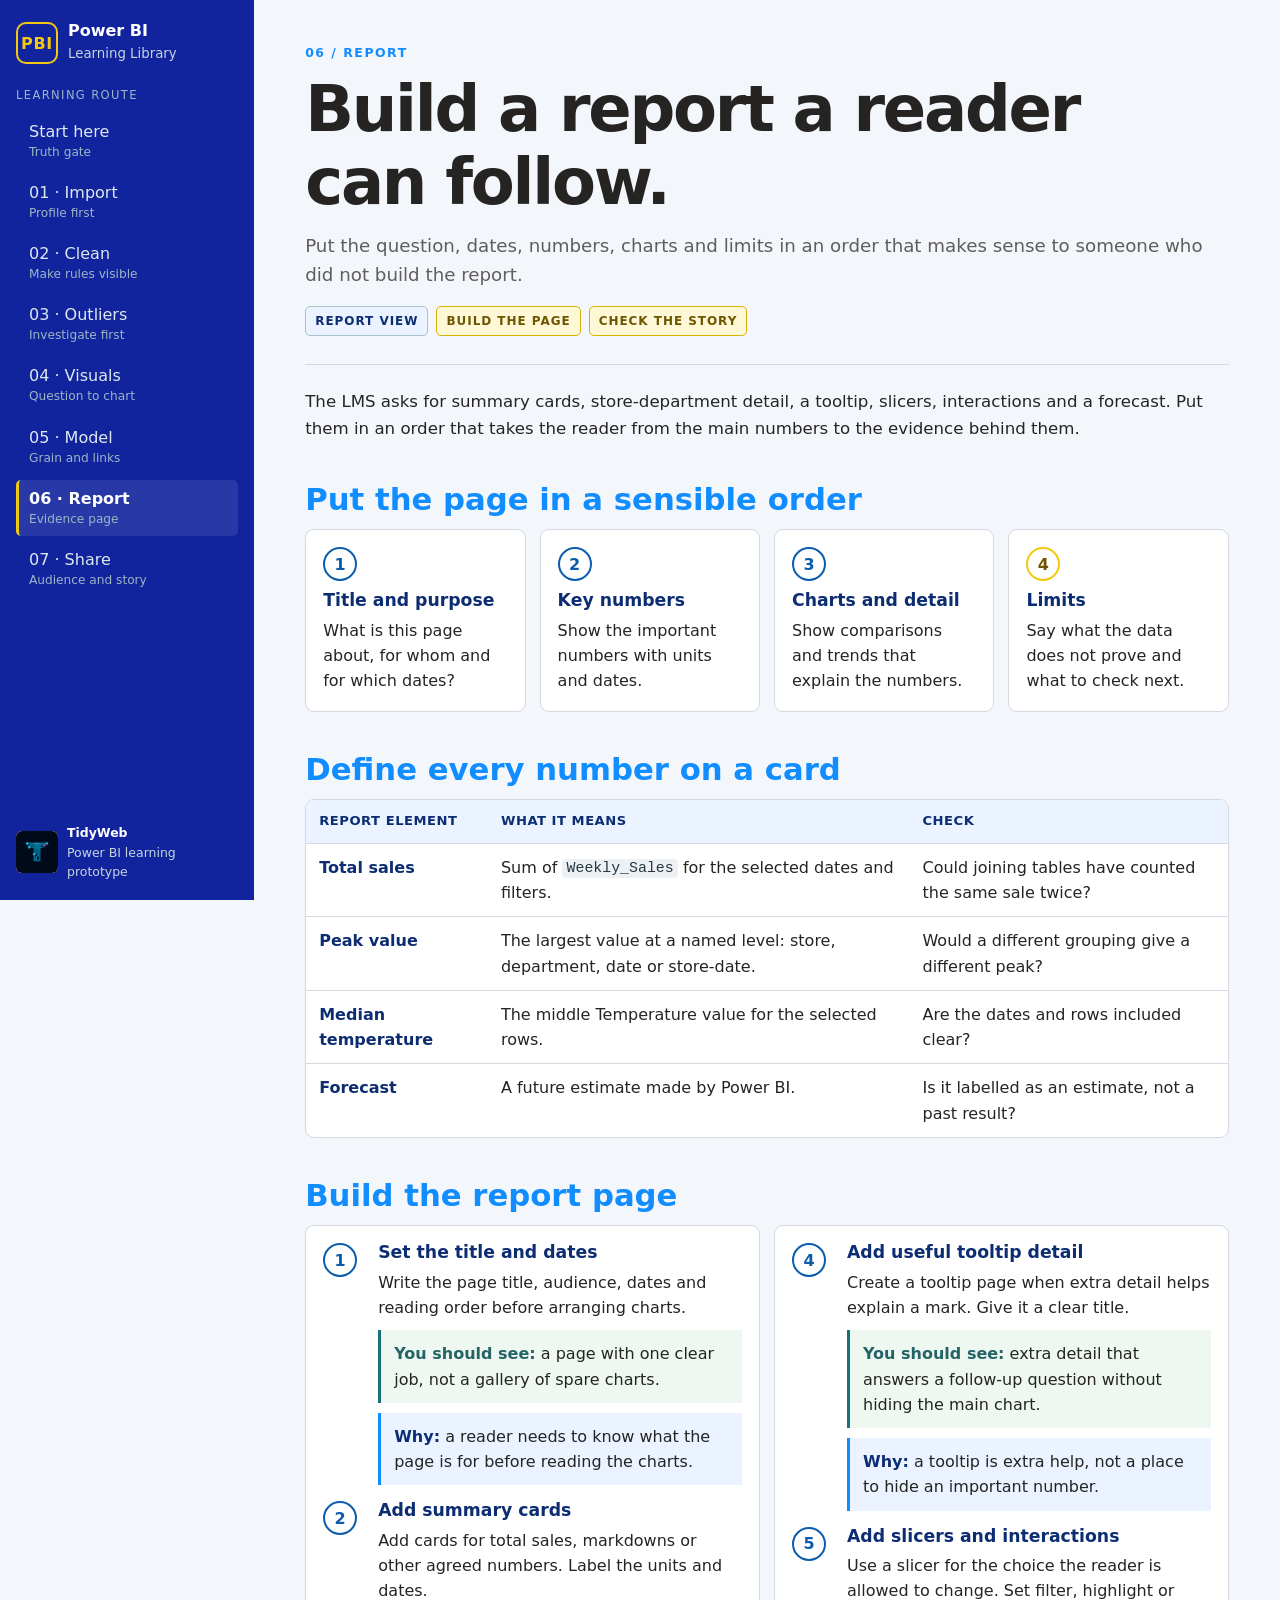
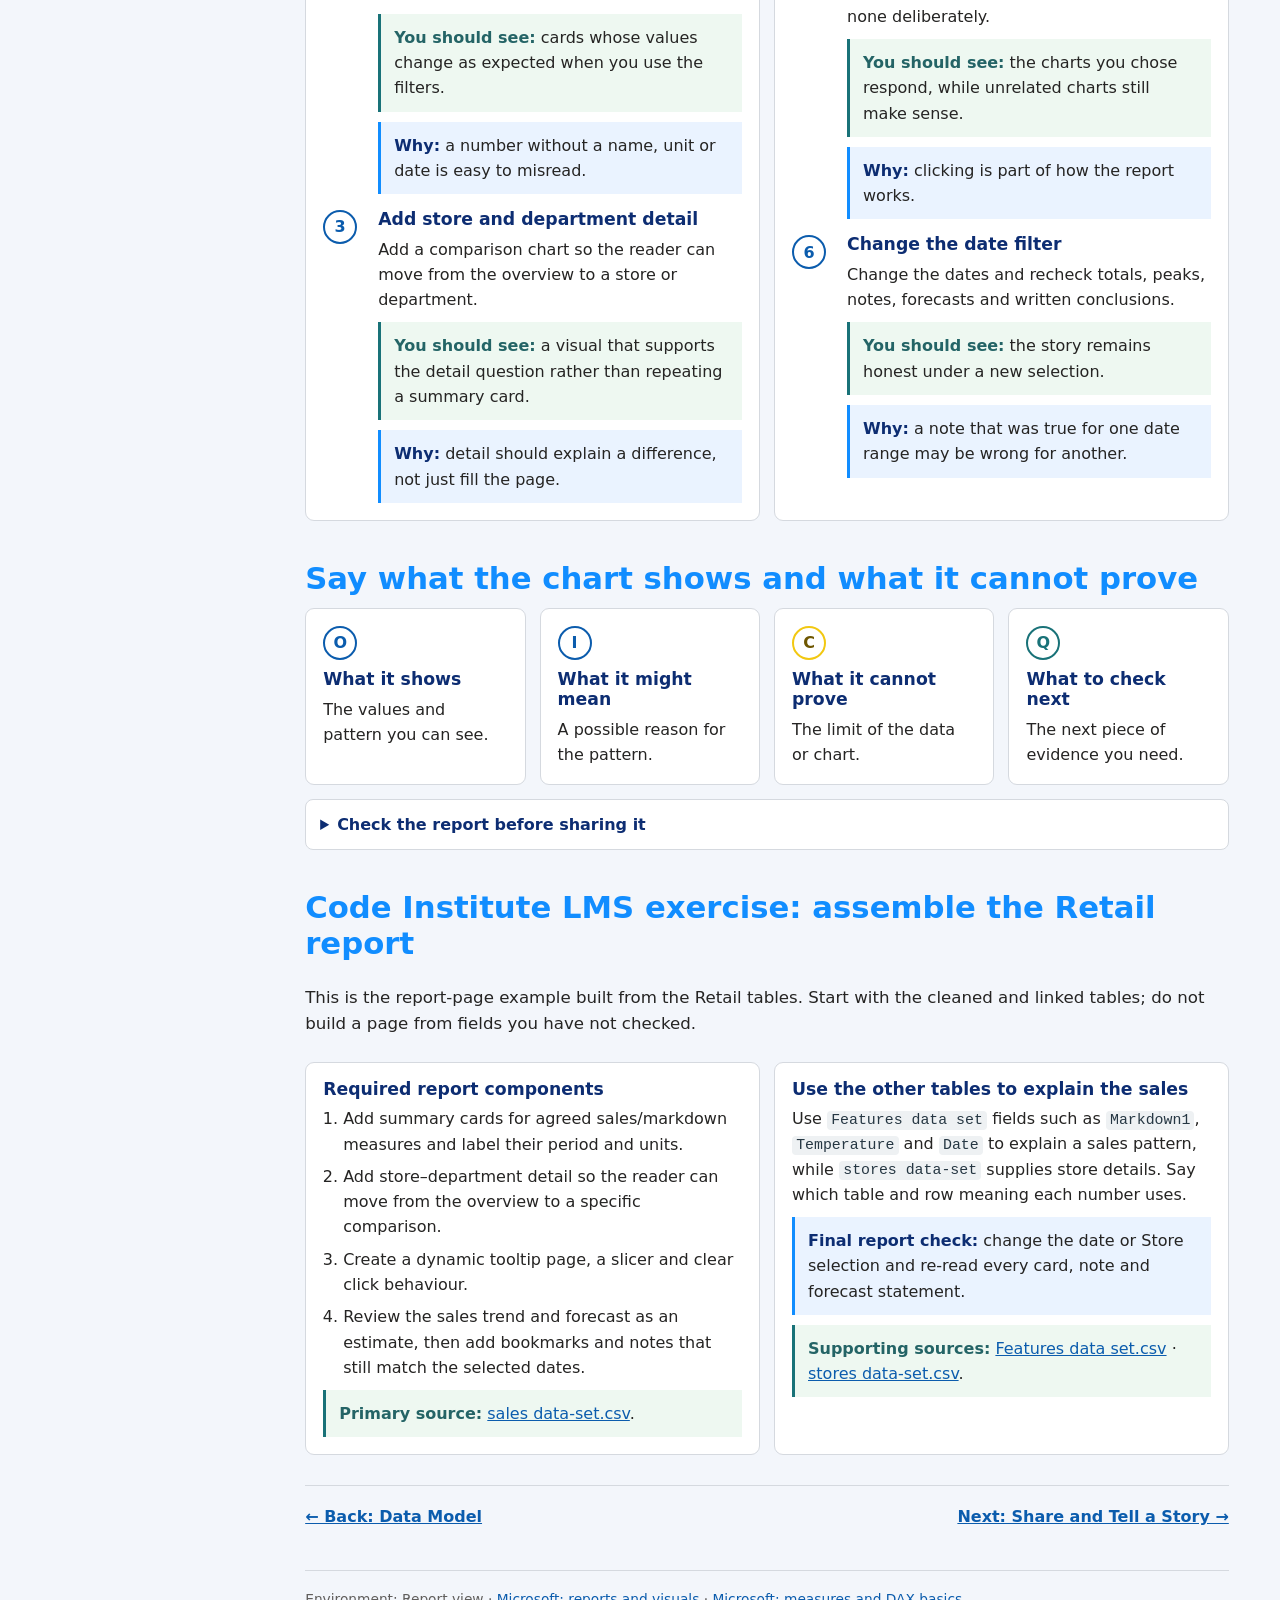
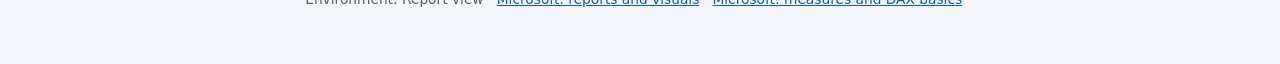
<file: docs/06-report.html>
<!doctype html>
<html lang="en-GB">
<head>
<meta charset="utf-8">
<meta name="viewport" content="width=device-width, initial-scale=1">
<title>Power BI Learning Library — Report</title>
<link rel="stylesheet" href="assets/power-bi-prototype.css">
</head>
<body>
<div class="library-shell">
<aside class="rail">
<a class="rail-mark" href="index.html" aria-label="Power BI Learning Library home">
<span class="monogram" aria-hidden="true">PBI</span>
<span>
<strong>Power BI</strong>
<small>Learning Library</small>
</span>
</a>
<div>
<p class="rail-label">Learning route</p>
<nav aria-label="Power BI learning route">
<a href="index.html">Start here<span>Truth gate</span>
</a>
<a href="01-import-and-profile.html">01 · Import<span>Profile first</span>
</a>
<a href="02-clean-and-standardise.html">02 · Clean<span>Make rules visible</span>
</a>
<a href="03-handle-outliers.html">03 · Outliers<span>Investigate first</span>
</a>
<a href="04-basic-visuals.html">04 · Visuals<span>Question to chart</span>
</a>
<a href="05-data-model.html">05 · Model<span>Grain and links</span>
</a>
<a href="06-report.html" aria-current="page">06 · Report<span>Evidence page</span>
</a>
<a href="07-share-and-tell-a-story.html">07 · Share<span>Audience and story</span>
</a>
</nav>
</div>
<div class="rail-spacer">
</div>
<a class="signature" href="https://github.com/TidyWeb/" target="_blank" rel="noreferrer">
<img src="assets/tidyweb_logo.png" alt="TidyWeb">
<span>
<strong>TidyWeb</strong>Power BI learning prototype</span>
</a>
</aside>
<main class="main">
<div class="page">
<header class="hero">
<p class="eyebrow">06 / REPORT</p>
<h1>Build a report a reader can follow.</h1>
<p class="lede">Put the question, dates, numbers, charts and limits in an order that makes sense to someone who did not build the report.</p>
<div class="badge-row">
<span class="env-badge">REPORT VIEW</span>
<span class="gate-badge">BUILD THE PAGE</span>
<span class="gate-badge">CHECK THE STORY</span>
</div>
</header>
<p class="intro">The LMS asks for summary cards, store-department detail, a tooltip, slicers, interactions and a forecast. Put them in an order that takes the reader from the main numbers to the evidence behind them.</p>
<h2>Put the page in a sensible order</h2>
<div class="grid four">
<article class="card">
<div class="symbol">1</div>
<h3>Title and purpose</h3>
<p>What is this page about, for whom and for which dates?</p>
</article>
<article class="card">
<div class="symbol">2</div>
<h3>Key numbers</h3>
<p>Show the important numbers with units and dates.</p>
</article>
<article class="card">
<div class="symbol">3</div>
<h3>Charts and detail</h3>
<p>Show comparisons and trends that explain the numbers.</p>
</article>
<article class="card warning">
<div class="symbol">4</div>
<h3>Limits</h3>
<p>Say what the data does not prove and what to check next.</p>
</article>
</div>
<h2>Define every number on a card</h2>
<div class="table-wrap">
<table class="ledger">
<thead>
<tr>
<th>Report element</th>
<th>What it means</th>
<th>Check</th>
</tr>
</thead>
<tbody>
<tr>
<td>Total sales</td>
<td>Sum of <code>Weekly_Sales</code> for the selected dates and filters.</td>
<td>Could joining tables have counted the same sale twice?</td>
</tr>
<tr>
<td>Peak value</td>
<td>The largest value at a named level: store, department, date or store-date.</td>
<td>Would a different grouping give a different peak?</td>
</tr>
<tr>
<td>Median temperature</td>
<td>The middle Temperature value for the selected rows.</td>
<td>Are the dates and rows included clear?</td>
</tr>
<tr>
<td>Forecast</td>
<td>A future estimate made by Power BI.</td>
<td>Is it labelled as an estimate, not a past result?</td>
</tr>
</tbody>
</table>
</div>
<h2>Build the report page</h2>
<div class="grid two">
<article class="card">
<div class="step">
<span class="step-number">1</span>
<div>
<h3>Set the title and dates</h3>
<p>Write the page title, audience, dates and reading order before arranging charts.</p>
<div class="result">
<strong>You should see:</strong> a page with one clear job, not a gallery of spare charts.</div>
<div class="why">
<strong>Why:</strong> a reader needs to know what the page is for before reading the charts.</div>
</div>
</div>
<div class="step">
<span class="step-number">2</span>
<div>
<h3>Add summary cards</h3>
<p>Add cards for total sales, markdowns or other agreed numbers. Label the units and dates.</p>
<div class="result">
<strong>You should see:</strong> cards whose values change as expected when you use the filters.</div>
<div class="why">
<strong>Why:</strong> a number without a name, unit or date is easy to misread.</div>
</div>
</div>
<div class="step">
<span class="step-number">3</span>
<div>
<h3>Add store and department detail</h3>
<p>Add a comparison chart so the reader can move from the overview to a store or department.</p>
<div class="result">
<strong>You should see:</strong> a visual that supports the detail question rather than repeating a summary card.</div>
<div class="why">
<strong>Why:</strong> detail should explain a difference, not just fill the page.</div>
</div>
</div>
</article>
<article class="card">
<div class="step">
<span class="step-number">4</span>
<div>
<h3>Add useful tooltip detail</h3>
<p>Create a tooltip page when extra detail helps explain a mark. Give it a clear title.</p>
<div class="result">
<strong>You should see:</strong> extra detail that answers a follow-up question without hiding the main chart.</div>
<div class="why">
<strong>Why:</strong> a tooltip is extra help, not a place to hide an important number.</div>
</div>
</div>
<div class="step">
<span class="step-number">5</span>
<div>
<h3>Add slicers and interactions</h3>
<p>Use a slicer for the choice the reader is allowed to change. Set filter, highlight or none deliberately.</p>
<div class="result">
<strong>You should see:</strong> the charts you chose respond, while unrelated charts still make sense.</div>
<div class="why">
<strong>Why:</strong> clicking is part of how the report works.</div>
</div>
</div>
<div class="step">
<span class="step-number">6</span>
<div>
<h3>Change the date filter</h3>
<p>Change the dates and recheck totals, peaks, notes, forecasts and written conclusions.</p>
<div class="result">
<strong>You should see:</strong> the story remains honest under a new selection.</div>
<div class="why">
<strong>Why:</strong> a note that was true for one date range may be wrong for another.</div>
</div>
</div>
</article>
</div>
<h2>Say what the chart shows and what it cannot prove</h2>
<div class="grid four">
<article class="card">
<div class="symbol">O</div>
<h3>What it shows</h3>
<p>The values and pattern you can see.</p>
</article>
<article class="card">
<div class="symbol">I</div>
<h3>What it might mean</h3>
<p>A possible reason for the pattern.</p>
</article>
<article class="card warning">
<div class="symbol">C</div>
<h3>What it cannot prove</h3>
<p>The limit of the data or chart.</p>
</article>
<article class="card measure">
<div class="symbol">Q</div>
<h3>What to check next</h3>
<p>The next piece of evidence you need.</p>
</article>
</div>
<details>
<summary>Check the report before sharing it</summary>
<div>
<ol class="route-list">
<li>Can a reader name the question, period and measure?</li>
<li>Does every summary card have a definition and unit?</li>
<li>Does the forecast carry a clear caveat?</li>
<li>Does the report distinguish observation from interpretation?</li>
</ol>
<p>
<strong>Check:</strong> ask someone else to explain the page without you translating it.</p>
</div>
</details>
<h2>Code Institute LMS exercise: assemble the Retail report</h2>
<p class="intro">This is the report-page example built from the Retail tables. Start with the cleaned and linked tables; do not build a page from fields you have not checked.</p>
<div class="grid two">
<article class="card model">
<h3>Required report components</h3>
<ol class="route-list">
<li>Add summary cards for agreed sales/markdown measures and label their period and units.</li>
<li>Add store–department detail so the reader can move from the overview to a specific comparison.</li>
<li>Create a dynamic tooltip page, a slicer and clear click behaviour.</li>
<li>Review the sales trend and forecast as an estimate, then add bookmarks and notes that still match the selected dates.</li>
</ol>
<div class="result">
<strong>Primary source:</strong> <a href="sales%20data-set.csv">sales data-set.csv</a>.</div>
</article>
<article class="card">
<h3>Use the other tables to explain the sales</h3>
<p>Use <code>Features data set</code> fields such as <code>Markdown1</code>, <code>Temperature</code> and <code>Date</code> to explain a sales pattern, while <code>stores data-set</code> supplies store details. Say which table and row meaning each number uses.</p>
<div class="why">
<strong>Final report check:</strong> change the date or Store selection and re-read every card, note and forecast statement.</div>
<div class="result">
<strong>Supporting sources:</strong> <a href="Features%20data%20set.csv">Features data set.csv</a> · <a href="stores%20data-set.csv">stores data-set.csv</a>.</div>
</article>
</div>
<div class="next">
<a href="05-data-model.html">← Back: Data Model</a>
<a href="07-share-and-tell-a-story.html">Next: Share and Tell a Story →</a>
</div>
<footer>Environment: Report view · <a href="https://learn.microsoft.com/en-us/power-bi/create-reports/service-report-visuals" target="_blank" rel="noreferrer">Microsoft: reports and visuals</a> · <a href="https://learn.microsoft.com/en-us/power-bi/transform-model/desktop-quickstart-learn-dax-basics" target="_blank" rel="noreferrer">Microsoft: measures and DAX basics</a>
</footer>
</div>
</main>
</div>
</body>
</html>
</file>
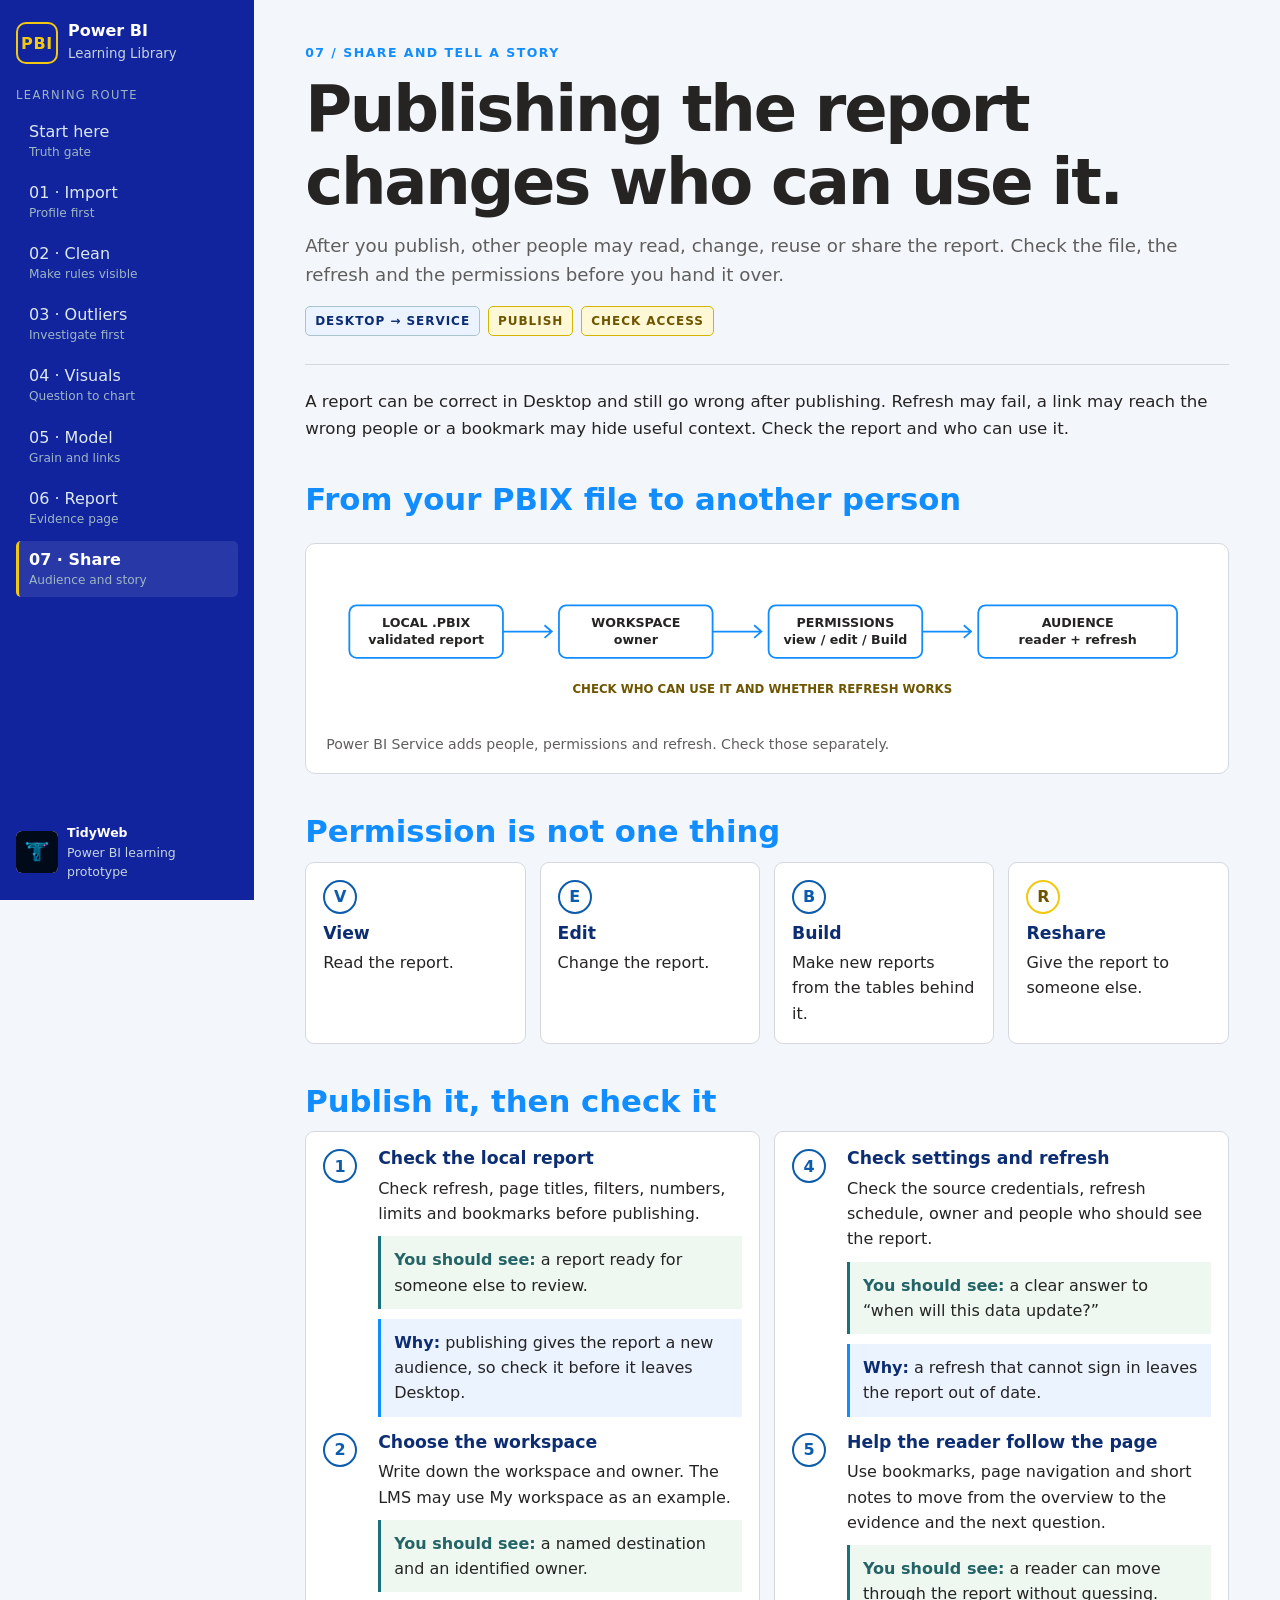
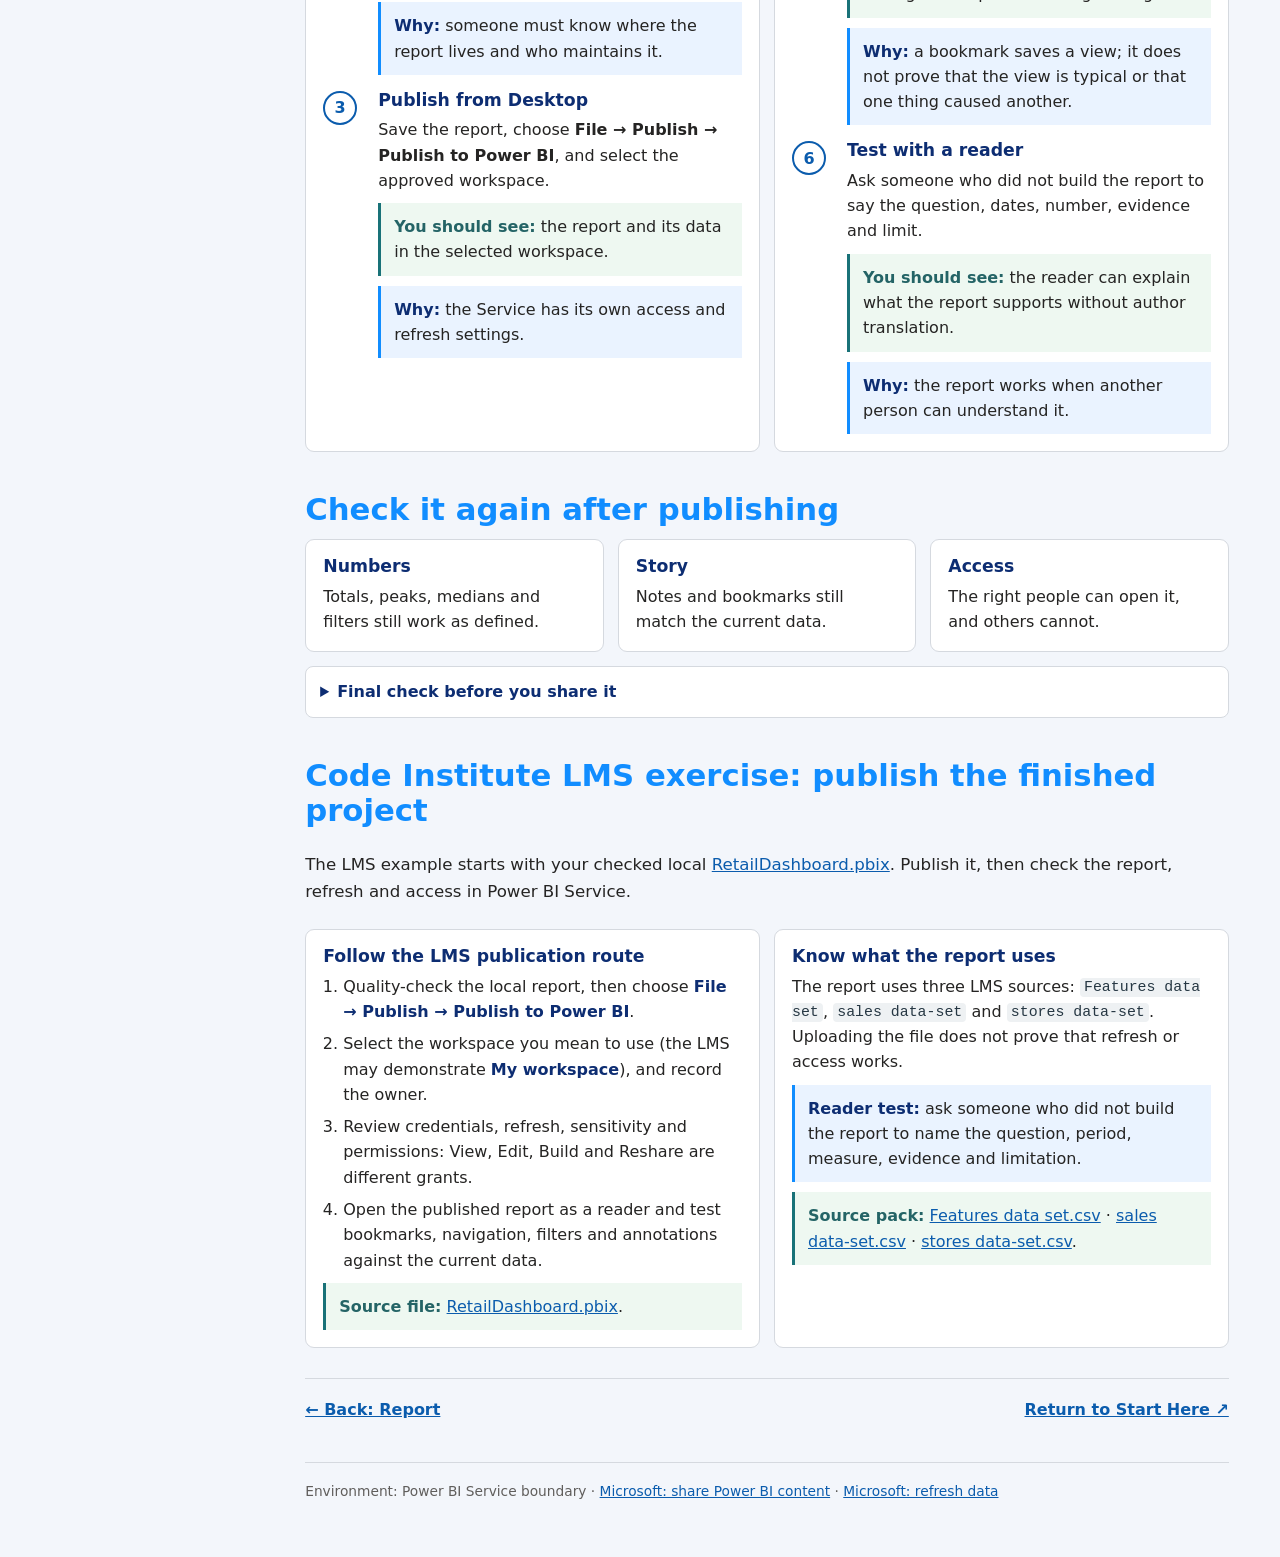
<file: docs/07-share-and-tell-a-story.html>
<!doctype html>
<html lang="en-GB">
<head>
<meta charset="utf-8">
<meta name="viewport" content="width=device-width, initial-scale=1">
<title>Power BI Learning Library — Share and Tell a Story</title>
<link rel="stylesheet" href="assets/power-bi-prototype.css">
</head>
<body>
<div class="library-shell">
<aside class="rail">
<a class="rail-mark" href="index.html" aria-label="Power BI Learning Library home">
<span class="monogram" aria-hidden="true">PBI</span>
<span>
<strong>Power BI</strong>
<small>Learning Library</small>
</span>
</a>
<div>
<p class="rail-label">Learning route</p>
<nav aria-label="Power BI learning route">
<a href="index.html">Start here<span>Truth gate</span>
</a>
<a href="01-import-and-profile.html">01 · Import<span>Profile first</span>
</a>
<a href="02-clean-and-standardise.html">02 · Clean<span>Make rules visible</span>
</a>
<a href="03-handle-outliers.html">03 · Outliers<span>Investigate first</span>
</a>
<a href="04-basic-visuals.html">04 · Visuals<span>Question to chart</span>
</a>
<a href="05-data-model.html">05 · Model<span>Grain and links</span>
</a>
<a href="06-report.html">06 · Report<span>Evidence page</span>
</a>
<a href="07-share-and-tell-a-story.html" aria-current="page">07 · Share<span>Audience and story</span>
</a>
</nav>
</div>
<div class="rail-spacer">
</div>
<a class="signature" href="https://github.com/TidyWeb/" target="_blank" rel="noreferrer">
<img src="assets/tidyweb_logo.png" alt="TidyWeb">
<span>
<strong>TidyWeb</strong>Power BI learning prototype</span>
</a>
</aside>
<main class="main">
<div class="page">
<header class="hero">
<p class="eyebrow">07 / SHARE AND TELL A STORY</p>
<h1>Publishing the report changes who can use it.</h1>
<p class="lede">After you publish, other people may read, change, reuse or share the report. Check the file, the refresh and the permissions before you hand it over.</p>
<div class="badge-row">
<span class="env-badge">DESKTOP → SERVICE</span>
<span class="gate-badge">PUBLISH</span>
<span class="gate-badge">CHECK ACCESS</span>
</div>
</header>
<p class="intro">A report can be correct in Desktop and still go wrong after publishing. Refresh may fail, a link may reach the wrong people or a bookmark may hide useful context. Check the report and who can use it.</p>
<h2>From your PBIX file to another person</h2>
<figure class="pipeline">
<svg viewBox="0 0 980 180" role="img" aria-labelledby="share-title share-desc">
<title id="share-title">Power BI publishing route</title>
<desc id="share-desc">A local PBIX report moves to a workspace, then through permissions to a reader. Check each step.</desc>
<g font-family="system-ui, sans-serif" text-anchor="middle">
<g fill="#ffffff" stroke="#118dff" stroke-width="2">
<rect x="28" y="48" width="170" height="58" rx="8"/>
<rect x="260" y="48" width="170" height="58" rx="8"/>
<rect x="492" y="48" width="170" height="58" rx="8"/>
<rect x="724" y="48" width="220" height="58" rx="8"/>
</g>
<g fill="#252423" font-size="14" font-weight="700">
<text x="113" y="72">LOCAL .PBIX</text>
<text x="113" y="91">validated report</text>
<text x="345" y="72">WORKSPACE</text>
<text x="345" y="91">owner</text>
<text x="577" y="72">PERMISSIONS</text>
<text x="577" y="91">view / edit / Build</text>
<text x="834" y="72">AUDIENCE</text>
<text x="834" y="91">reader + refresh</text>
</g>
<g fill="none" stroke="#118dff" stroke-width="2">
<path d="M198 77h54m-8-7 8 7-8 7M430 77h54m-8-7 8 7-8 7M662 77h54m-8-7 8 7-8 7"/>
</g>
<text x="485" y="145" fill="#6e5600" font-size="13" font-weight="700">CHECK WHO CAN USE IT AND WHETHER REFRESH WORKS</text>
</g>
</svg>
<figcaption class="caption">Power BI Service adds people, permissions and refresh. Check those separately.</figcaption>
</figure>
<h2>Permission is not one thing</h2>
<div class="grid four">
<article class="card">
<div class="symbol">V</div>
<h3>View</h3>
<p>Read the report.</p>
</article>
<article class="card">
<div class="symbol">E</div>
<h3>Edit</h3>
<p>Change the report.</p>
</article>
<article class="card">
<div class="symbol">B</div>
<h3>Build</h3>
<p>Make new reports from the tables behind it.</p>
</article>
<article class="card warning">
<div class="symbol">R</div>
<h3>Reshare</h3>
<p>Give the report to someone else.</p>
</article>
</div>
<h2>Publish it, then check it</h2>
<div class="grid two">
<article class="card">
<div class="step">
<span class="step-number">1</span>
<div>
<h3>Check the local report</h3>
<p>Check refresh, page titles, filters, numbers, limits and bookmarks before publishing.</p>
<div class="result">
<strong>You should see:</strong> a report ready for someone else to review.</div>
<div class="why">
<strong>Why:</strong> publishing gives the report a new audience, so check it before it leaves Desktop.</div>
</div>
</div>
<div class="step">
<span class="step-number">2</span>
<div>
<h3>Choose the workspace</h3>
<p>Write down the workspace and owner. The LMS may use My workspace as an example.</p>
<div class="result">
<strong>You should see:</strong> a named destination and an identified owner.</div>
<div class="why">
<strong>Why:</strong> someone must know where the report lives and who maintains it.</div>
</div>
</div>
<div class="step">
<span class="step-number">3</span>
<div>
<h3>Publish from Desktop</h3>
<p>Save the report, choose <strong>File → Publish → Publish to Power BI</strong>, and select the approved workspace.</p>
<div class="result">
<strong>You should see:</strong> the report and its data in the selected workspace.</div>
<div class="why">
<strong>Why:</strong> the Service has its own access and refresh settings.</div>
</div>
</div>
</article>
<article class="card">
<div class="step">
<span class="step-number">4</span>
<div>
<h3>Check settings and refresh</h3>
<p>Check the source credentials, refresh schedule, owner and people who should see the report.</p>
<div class="result">
<strong>You should see:</strong> a clear answer to “when will this data update?”</div>
<div class="why">
<strong>Why:</strong> a refresh that cannot sign in leaves the report out of date.</div>
</div>
</div>
<div class="step">
<span class="step-number">5</span>
<div>
<h3>Help the reader follow the page</h3>
<p>Use bookmarks, page navigation and short notes to move from the overview to the evidence and the next question.</p>
<div class="result">
<strong>You should see:</strong> a reader can move through the report without guessing.</div>
<div class="why">
<strong>Why:</strong> a bookmark saves a view; it does not prove that the view is typical or that one thing caused another.</div>
</div>
</div>
<div class="step">
<span class="step-number">6</span>
<div>
<h3>Test with a reader</h3>
<p>Ask someone who did not build the report to say the question, dates, number, evidence and limit.</p>
<div class="result">
<strong>You should see:</strong> the reader can explain what the report supports without author translation.</div>
<div class="why">
<strong>Why:</strong> the report works when another person can understand it.</div>
</div>
</div>
</article>
</div>
<h2>Check it again after publishing</h2>
<div class="grid three">
<article class="card">
<h3>Numbers</h3>
<p>Totals, peaks, medians and filters still work as defined.</p>
</article>
<article class="card">
<h3>Story</h3>
<p>Notes and bookmarks still match the current data.</p>
</article>
<article class="card warning">
<h3>Access</h3>
<p>The right people can open it, and others cannot.</p>
</article>
</div>
<details>
<summary>Final check before you share it</summary>
<div>
<ol class="route-list">
<li>Who owns the report?</li>
<li>Who can view, edit, build from or reshare it?</li>
<li>When will the data refresh, and will sign-in work?</li>
<li>Can a reader tell what the chart shows and what it cannot prove?</li>
</ol>
<p>
<strong>Check:</strong> the report should still make sense after publishing, refreshing and changing the audience.</p>
</div>
</details>
<h2>Code Institute LMS exercise: publish the finished project</h2>
<p class="intro">The LMS example starts with your checked local <a href="RetailDashboard.pbix">RetailDashboard.pbix</a>. Publish it, then check the report, refresh and access in Power BI Service.</p>
<div class="grid two">
<article class="card model">
<h3>Follow the LMS publication route</h3>
<ol class="route-list">
<li>Quality-check the local report, then choose <strong>File → Publish → Publish to Power BI</strong>.</li>
<li>Select the workspace you mean to use (the LMS may demonstrate <strong>My workspace</strong>), and record the owner.</li>
<li>Review credentials, refresh, sensitivity and permissions: View, Edit, Build and Reshare are different grants.</li>
<li>Open the published report as a reader and test bookmarks, navigation, filters and annotations against the current data.</li>
</ol>
<div class="result">
<strong>Source file:</strong> <a href="RetailDashboard.pbix">RetailDashboard.pbix</a>.</div>
</article>
<article class="card">
<h3>Know what the report uses</h3>
<p>The report uses three LMS sources: <code>Features data set</code>, <code>sales data-set</code> and <code>stores data-set</code>. Uploading the file does not prove that refresh or access works.</p>
<div class="why">
<strong>Reader test:</strong> ask someone who did not build the report to name the question, period, measure, evidence and limitation.</div>
<div class="result">
<strong>Source pack:</strong> <a href="Features%20data%20set.csv">Features data set.csv</a> · <a href="sales%20data-set.csv">sales data-set.csv</a> · <a href="stores%20data-set.csv">stores data-set.csv</a>.</div>
</article>
</div>
<div class="next">
<a href="06-report.html">← Back: Report</a>
<a href="index.html">Return to Start Here ↗</a>
</div>
<footer>Environment: Power BI Service boundary · <a href="https://learn.microsoft.com/en-us/power-bi/collaborate-share/service-share-dashboards" target="_blank" rel="noreferrer">Microsoft: share Power BI content</a> · <a href="https://learn.microsoft.com/en-us/power-bi/connect-data/refresh-data" target="_blank" rel="noreferrer">Microsoft: refresh data</a>
</footer>
</div>
</main>
</div>
</body>
</html>
</file>
<file: docs/assets/power-bi-prototype.css>
:root {
  --ink: #252423;
  --muted: #605e5c;
  --navy: #12239e;
  --navy-2: #0d2d72;
  --line: #d5d9df;
  --paper: #ffffff;
  --page: #f3f6fb;
  --accent: #f2c811;
  --yellow: #f2c811;
  --blue: #118dff;
  --link: #0b5cad;
  --teal: #197278;
  --purple: #6b007b;
  --soft: #eaf3ff;
  --warn: #fff8d6;
  --good: #eef8f1;
  --attention-ink: #6e5600;
  --error-clear: #c23b72;
  --rail: 254px;
}

* { box-sizing: border-box; }
html { scroll-behavior: smooth; }
body {
  margin: 0;
  background: var(--page);
  color: var(--ink);
  font: 16px/1.58 system-ui, -apple-system, BlinkMacSystemFont, "Segoe UI", sans-serif;
}
a { color: var(--link); }
a:focus-visible, button:focus-visible, summary:focus-visible { outline: 3px solid var(--yellow); outline-offset: 3px; }

.library-shell { min-height: 100vh; display: grid; grid-template-columns: var(--rail) minmax(0, 1fr); }
.rail {
  position: sticky; top: 0; height: 100vh; overflow-y: auto;
  background: var(--navy); color: #fff; padding: 22px 16px 18px;
  display: flex; flex-direction: column; gap: 22px;
}
.rail-mark { display: flex; align-items: center; gap: 10px; color: #fff; text-decoration: none; }
.rail-mark .monogram { width: 42px; height: 42px; display: grid; place-items: center; border: 2px solid var(--yellow); border-radius: 10px; color: var(--yellow); font-weight: 800; letter-spacing: .04em; }
.rail-mark strong { display: block; font-size: 1rem; line-height: 1.15; }
.rail-mark small { display: block; color: #c5d5dd; margin-top: 3px; }
.rail-label { margin: 0 0 8px; color: #9db6c3; font-size: .72rem; letter-spacing: .12em; text-transform: uppercase; }
.rail nav { display: grid; gap: 5px; }
.rail nav a { color: #dce9ee; text-decoration: none; padding: 9px 10px; border-left: 3px solid transparent; border-radius: 5px; line-height: 1.25; }
.rail nav a:hover { background: #ffffff12; }
.rail nav a[aria-current="page"] { color: #fff; background: #ffffff18; border-left-color: var(--yellow); font-weight: 700; }
.rail nav span { display: block; color: #9db6c3; font-size: .76rem; font-weight: 400; margin-top: 3px; }
.rail-spacer { flex: 1; }
.signature { color: #c5d5dd; text-decoration: none; display: grid; grid-template-columns: 42px 1fr; gap: 9px; align-items: center; font-size: .78rem; }
.signature img { width: 42px; height: 42px; object-fit: contain; background: #fff; border-radius: 6px; }
.signature strong { color: #fff; display: block; }

.main { min-width: 0; padding: 28px clamp(16px, 4vw, 58px) 54px; }
.page { max-width: 1120px; margin: 0 auto; }
.hero { padding: 15px 0 28px; border-bottom: 1px solid var(--line); }
.eyebrow { margin: 0 0 10px; color: var(--blue); font-size: .78rem; font-weight: 800; letter-spacing: .12em; text-transform: uppercase; }
h1, h2, h3 { line-height: 1.15; }
h1 { max-width: 850px; margin: 0 0 12px; font-size: clamp(2.15rem, 5vw, 4.3rem); letter-spacing: -.035em; }
h2 { margin: 2.5rem 0 .75rem; color: var(--blue); font-size: clamp(1.45rem, 2.4vw, 2rem); }
h3 { margin: 0 0 .42rem; color: var(--navy-2); font-size: 1.08rem; }
.lede { max-width: 78ch; margin: 0; color: var(--muted); font-size: 1.14rem; }
.badge-row { display: flex; flex-wrap: wrap; gap: 8px; margin: 16px 0 0; }
.env-badge, .gate-badge { display: inline-flex; align-items: center; gap: 6px; padding: 5px 9px; border: 1px solid #aac4cf; border-radius: 5px; background: var(--soft); color: var(--navy-2); font-size: .75rem; font-weight: 800; letter-spacing: .08em; }
.gate-badge { border-color: #d6b500; background: #fff8d6; color: var(--attention-ink); }
.intro { max-width: 86ch; margin: 24px 0; font-size: 1.04rem; }
.notice { margin: 22px 0; padding: 15px 17px; border-left: 4px solid var(--yellow); background: #fff8d6; }
.notice strong { color: var(--attention-ink); }
.good-note { margin: 22px 0; padding: 15px 17px; border-left: 4px solid var(--teal); background: var(--good); }
.good-note strong { color: #246466; }

.pipeline { margin: 26px 0 8px; padding: 18px; border: 1px solid var(--line); background: #fff; border-radius: 10px; overflow-x: auto; }
.pipeline svg { display: block; width: 100%; min-width: 760px; height: auto; }
.caption { margin: 8px 2px 0; color: var(--muted); font-size: .88rem; }
.grid { display: grid; gap: 14px; }
.grid.two { grid-template-columns: repeat(2, minmax(0, 1fr)); }
.grid.three { grid-template-columns: repeat(3, minmax(0, 1fr)); }
.grid.four { grid-template-columns: repeat(4, minmax(0, 1fr)); }
.grid.five { grid-template-columns: repeat(5, minmax(0, 1fr)); }
.card { min-width: 0; padding: 17px; border: 1px solid var(--line); border-radius: 9px; background: #fff; }
.card p { margin: .4rem 0 0; }
.card small, .muted { color: var(--muted); }
.card .symbol { width: 34px; height: 34px; margin-bottom: 10px; display: grid; place-items: center; border: 2px solid var(--link); border-radius: 50%; color: var(--link); font-weight: 800; }
.card.warning .symbol { border-color: var(--yellow); color: var(--attention-ink); }
.card.model .symbol { border-color: var(--purple); color: var(--purple); }
.card.measure .symbol { border-color: var(--teal); color: var(--teal); }
.family-card { border-top: 4px solid var(--blue); }
.family-card:nth-child(2) { border-top-color: var(--teal); }
.family-card:nth-child(3) { border-top-color: var(--purple); }
.family-card:nth-child(4) { border-top-color: var(--teal); }
.family-card:nth-child(5) { border-top-color: var(--yellow); }
.route-list { margin: 0; padding-left: 1.25rem; }
.route-list li { margin: .44rem 0; }
.route-list strong { color: var(--navy-2); }
.grain-star { color: var(--teal); font-size: 1.05em; font-weight: 900; }
.grain-clarifier { margin: .28rem 0 .15rem 1.1rem; color: var(--teal); font-size: .94rem; line-height: 1.48; }
.grain-clarifier strong { color: var(--teal); }

.table-wrap { overflow-x: auto; border: 1px solid var(--line); border-radius: 9px; background: #fff; }
table { width: 100%; border-collapse: collapse; min-width: 670px; }
th, td { padding: 11px 13px; text-align: left; vertical-align: top; border-bottom: 1px solid var(--line); }
th { background: var(--soft); color: var(--navy-2); font-size: .82rem; letter-spacing: .04em; text-transform: uppercase; }
tr:last-child td { border-bottom: 0; }
code { padding: .1em .28em; border-radius: 4px; background: #eef1f3; color: #263743; font: .93em ui-monospace, SFMono-Regular, Consolas, monospace; }
.step { display: grid; grid-template-columns: 42px 1fr; gap: 13px; align-items: start; }
.step-number { width: 34px; height: 34px; display: grid; place-items: center; border: 2px solid var(--link); border-radius: 50%; color: var(--link); font-weight: 800; }
.step + .step { margin-top: 16px; }
.step p { margin: .2rem 0 0; }
.result { margin-top: 10px; padding: 11px 13px; border-left: 3px solid var(--teal); background: var(--good); }
.result strong { color: #246466; }
.why { margin-top: 10px; padding: 11px 13px; border-left: 3px solid var(--blue); background: var(--soft); }
.why strong { color: var(--navy-2); }

.profile-bars { display: grid; gap: 11px; }
.profile-row { display: grid; grid-template-columns: 84px 1fr 52px; gap: 9px; align-items: center; font-size: .88rem; }
.profile-bar { height: 12px; display: flex; overflow: hidden; border: 1px solid #bdcbd1; border-radius: 3px; background: #f7fafb; }
.profile-bar span { display: block; height: 100%; }
.valid { background: var(--teal); }
.empty { background: var(--yellow); }
.error { background: var(--error-clear); }
.unknown { background: var(--purple); }
.legend { display: flex; flex-wrap: wrap; gap: 11px; margin-top: 12px; color: var(--muted); font-size: .84rem; }
.legend span::before { content: ""; display: inline-block; width: 10px; height: 10px; margin-right: 4px; border-radius: 2px; vertical-align: -1px; background: var(--teal); }
.legend .l-empty::before { background: var(--yellow); }.legend .l-error::before { background: var(--error-clear); }.legend .l-unknown::before { background: var(--purple); }

.state-flow { display: grid; grid-template-columns: 1fr auto 1fr; gap: 10px; align-items: center; margin: 16px 0; }
.state { padding: 15px; border: 1px solid var(--line); border-radius: 8px; background: #fff; }
.state.before { border-left: 4px solid var(--yellow); }.state.after { border-left: 4px solid var(--teal); }
.arrow { color: var(--link); font-size: 1.6rem; font-weight: 800; }
.ledger td:first-child { font-weight: 700; color: var(--navy-2); }
details { margin: 14px 0; border: 1px solid var(--line); border-radius: 8px; background: #fff; }
summary { cursor: pointer; padding: 12px 14px; color: var(--navy-2); font-weight: 700; }
details > div { padding: 0 14px 14px; }
.next { display: flex; justify-content: space-between; gap: 14px; margin-top: 30px; padding-top: 18px; border-top: 1px solid var(--line); }
.next a { font-weight: 700; }
footer { margin-top: 40px; padding-top: 18px; border-top: 1px solid var(--line); color: var(--muted); font-size: .86rem; }

@media (max-width: 900px) {
  :root { --rail: 218px; }
  .grid.four, .grid.five { grid-template-columns: repeat(2, minmax(0, 1fr)); }
  .grid.three { grid-template-columns: repeat(2, minmax(0, 1fr)); }
}
@media (max-width: 680px) {
  .library-shell { display: block; }
  .rail { position: static; height: auto; padding: 15px 14px; gap: 15px; }
  .rail nav { grid-template-columns: repeat(3, minmax(0, 1fr)); gap: 5px; }
  .rail nav a { padding: 8px 7px; font-size: .83rem; }
  .rail-spacer { display: none; }
  .signature { margin-top: 4px; }
  .main { padding: 20px 14px 38px; }
  .grid.two, .grid.three, .grid.four, .grid.five { grid-template-columns: 1fr; }
  .state-flow { grid-template-columns: 1fr; }
  .arrow { transform: rotate(90deg); justify-self: center; }
  .next { display: grid; }
}
@media (max-width: 430px) {
  h1 { font-size: 2.2rem; }
  .rail nav { grid-template-columns: 1fr 1fr; }
  .pipeline { margin-left: -2px; margin-right: -2px; padding: 10px; }
}
</file>
